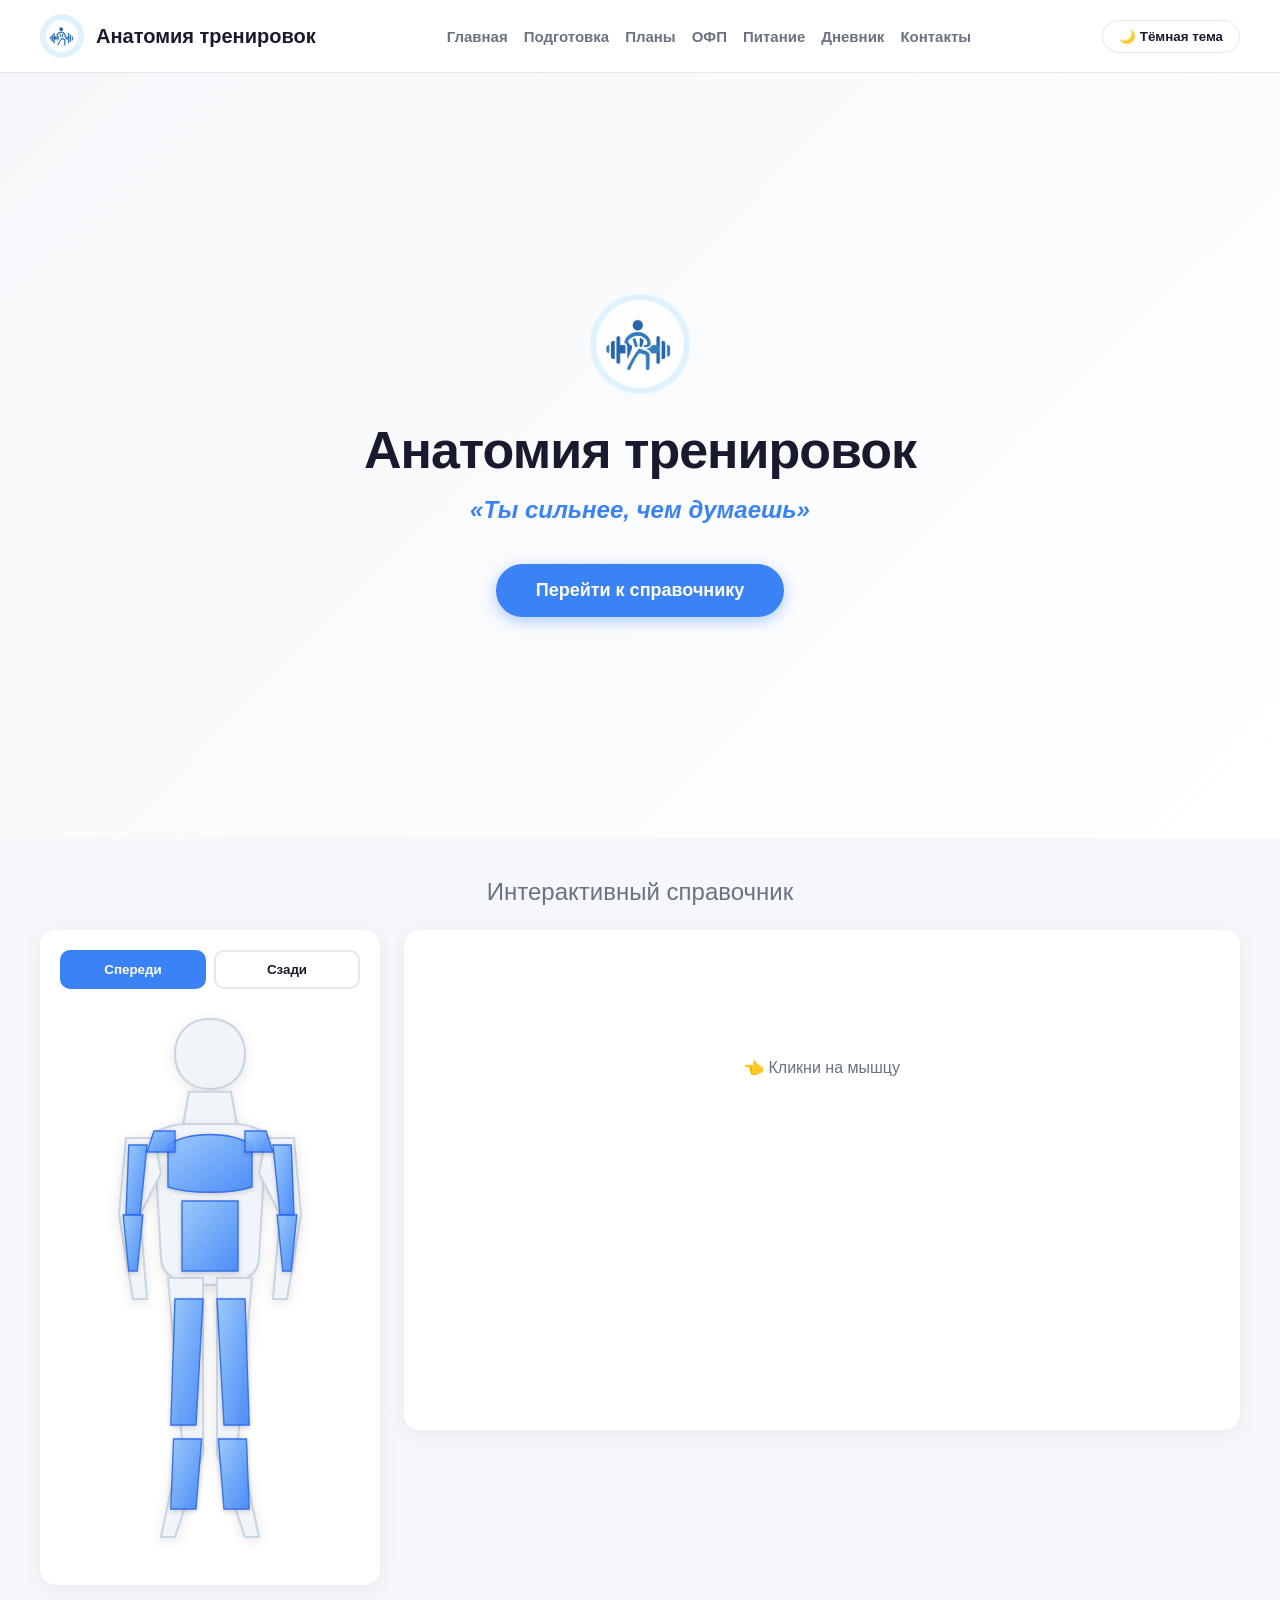
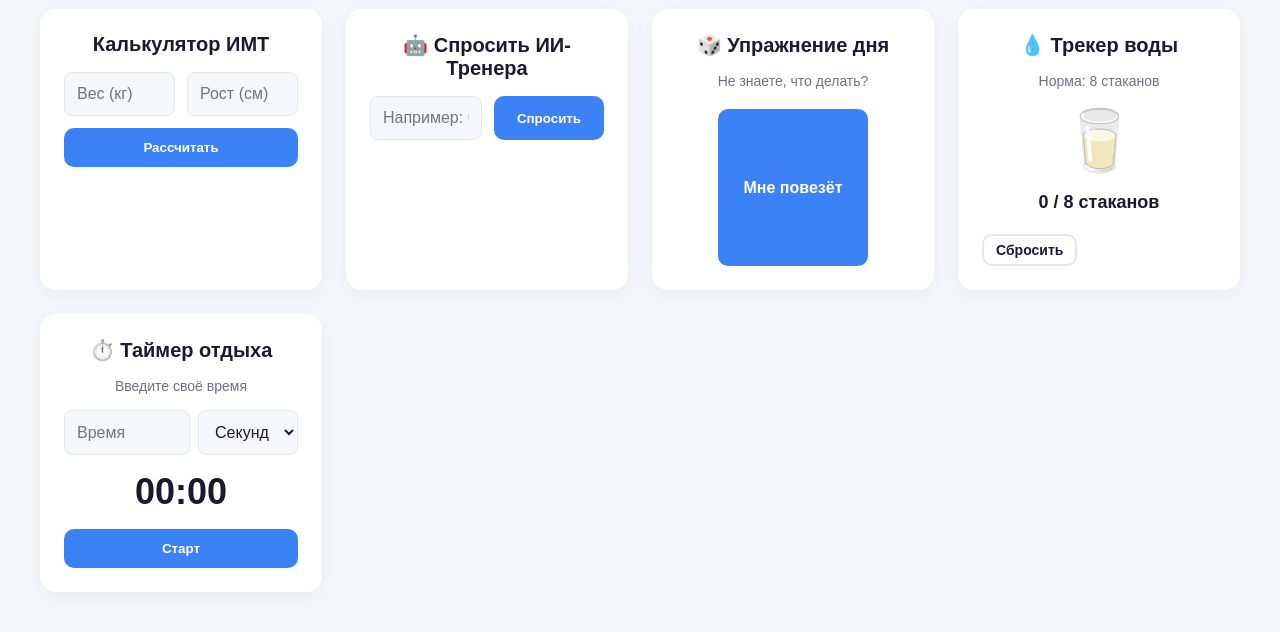
<file: index.html>
<!DOCTYPE html>
<html lang="ru">
<head>
  <meta charset="UTF-8">
  <meta name="viewport" content="width=device-width, initial-scale=1.0">
  <title>Анатомия тренировок</title>
  <link rel="icon" type="image/png" href="images/logo.png">
  <link rel="stylesheet" href="style.css">
</head>
<body>
  <header class="site-header">
    <div class="header-inner">
      <a href="index.html" class="logo">
        <img src="images/logo.png" alt="Логотип" class="logo-img">
        <span>Анатомия тренировок</span>
      </a>
      <nav class="main-nav">
        <a href="index.html">Главная</a>
        <a href="exercises.html">Подготовка</a>
        <a href="plans.html">Планы</a>
        <a href="training.html">ОФП</a>
        <a href="nutrition.html">Питание</a>
        <a href="diary.html">Дневник</a>
        <a href="contacts.html">Контакты</a>
      </nav>
            <!-- Кнопка бургер для телефона -->
      <button class="burger" id="burger-btn">
        <span></span>
        <span></span>
        <span></span>
      </button>
      <button id="theme-toggle" class="theme-btn">🌙 Тёмная тема</button>
    </div>
  </header>

  <!-- ОБЛОЖКА -->
  <div class="hero-cover">
    <div class="hero-cover-content">
      <img src="images/logo.png" alt="Логотип" class="logo-img" style="width: 100px; height: 100px; margin-bottom: 24px; animation: float 3s ease-in-out infinite;">
      <h1 class="hero-title">Анатомия тренировок</h1>
      <p class="hero-quote">«Ты сильнее, чем думаешь»</p>
      <a href="#main-content" class="hero-btn">Перейти к справочнику</a>
    </div>
  </div>

  <!-- ОСНОВНОЙ КОНТЕНТ -->
  <section id="main-content" class="section">
    <div class="hero"><h1 style="font-size: 24px; color: var(--text-muted); font-weight: 400; margin-bottom: 24px;">Интерактивный справочник</h1></div>
    
    <main class="layout">
      <section class="model-section">
        <div class="view-toggle">
          <button class="toggle-btn active" data-view="front">Спереди</button>
          <button class="toggle-btn" data-view="back">Сзади</button>
        </div>
        <div class="model-wrapper">
          <!-- ВИД СПЕРЕДИ -->
          <svg id="front-view" class="body-svg" viewBox="0 0 200 400">
            <defs>
              <linearGradient id="muscleGradient" x1="0%" y1="0%" x2="100%" y2="100%">
                <stop offset="0%" stop-color="#93c5fd" />
                <stop offset="100%" stop-color="#3b82f6" />
              </linearGradient>
            </defs>
            <path class="body-base" d="M 100 10 C 115 10 125 20 125 35 C 125 50 115 60 100 60 C 85 60 75 50 75 35 C 75 20 85 10 100 10 Z" /> 
            <path class="body-base" d="M 85 62 L 115 62 L 120 90 L 80 90 Z" /> 
            <path class="body-base" d="M 60 95 C 60 90 70 85 85 85 L 115 85 C 130 85 140 90 140 95 L 135 180 C 135 195 120 200 100 200 C 80 200 65 195 65 180 Z" /> 
            <path class="body-base" d="M 60 95 L 40 95 L 35 150 L 45 210 L 55 210 L 50 150 L 65 120 Z" />
            <path class="body-base" d="M 140 95 L 160 95 L 165 150 L 155 210 L 145 210 L 150 150 L 135 120 Z" />
            <path class="body-base" d="M 70 195 L 95 195 L 95 320 L 75 380 L 65 380 L 80 310 Z" />
            <path class="body-base" d="M 105 195 L 130 195 L 120 310 L 135 380 L 125 380 L 105 320 Z" />

            <path id="chest" class="muscle" d="M 70 100 C 85 90 115 90 130 100 L 130 130 C 115 135 85 135 70 130 Z" />
            <path id="abs" class="muscle" d="M 80 140 L 120 140 L 120 190 L 80 190 Z" />
            <path id="quads" class="muscle" d="M 75 210 L 95 210 L 90 300 L 72 300 Z" />
            <path id="quads2" class="muscle" d="M 105 210 L 125 210 L 128 300 L 110 300 Z" />
            <path id="biceps" class="muscle" d="M 42 100 L 55 100 L 50 150 L 40 150 Z" />
            <path id="biceps2" class="muscle" d="M 145 100 L 158 100 L 160 150 L 150 150 Z" />
            <path id="shoulders" class="muscle" d="M 60 90 L 75 90 L 75 105 L 55 105 Z" />
            <path id="shoulders2" class="muscle" d="M 125 90 L 140 90 L 145 105 L 125 105 Z" />
            <path id="forearms" class="muscle" d="M 38 150 L 52 150 L 48 190 L 42 190 Z" />
            <path id="forearms2" class="muscle" d="M 148 150 L 162 150 L 158 190 L 152 190 Z" />
            <path id="calves" class="muscle" d="M 74 310 L 94 310 L 90 360 L 72 360 Z" />
            <path id="calves2" class="muscle" d="M 106 310 L 126 310 L 128 360 L 110 360 Z" />
          </svg>

          <!-- ВИД СЗАДИ -->
          <svg id="back-view" class="body-svg hidden" viewBox="0 0 200 400">
            <defs>
              <linearGradient id="muscleGradientBack" x1="0%" y1="0%" x2="100%" y2="100%">
                <stop offset="0%" stop-color="#93c5fd" />
                <stop offset="100%" stop-color="#3b82f6" />
              </linearGradient>
            </defs>
            <path class="body-base" d="M 100 10 C 115 10 125 20 125 35 C 125 50 115 60 100 60 C 85 60 75 50 75 35 C 75 20 85 10 100 10 Z" /> 
            <path class="body-base" d="M 85 62 L 115 62 L 120 90 L 80 90 Z" /> 
            <path class="body-base" d="M 60 95 C 60 90 70 85 85 85 L 115 85 C 130 85 140 90 140 95 L 135 180 C 135 195 120 200 100 200 C 80 200 65 195 65 180 Z" /> 
            <path class="body-base" d="M 60 95 L 40 95 L 35 150 L 45 210 L 55 210 L 50 150 L 65 120 Z" />
            <path class="body-base" d="M 140 95 L 160 95 L 165 150 L 155 210 L 145 210 L 150 150 L 135 120 Z" />
            <path class="body-base" d="M 70 195 L 95 195 L 95 320 L 75 380 L 65 380 L 80 310 Z" />
            <path class="body-base" d="M 105 195 L 130 195 L 120 310 L 135 380 L 125 380 L 105 320 Z" />

            <path id="lats" class="muscle" d="M 65 115 C 85 105 115 105 135 115 L 125 185 C 110 190 90 190 75 185 Z" />
            <path id="traps" class="muscle" d="M 80 85 C 90 85 110 85 120 85 L 130 115 L 70 115 Z" />
            <path id="lower_back" class="muscle" d="M 80 160 L 120 160 L 120 190 L 80 190 Z" />
            <path id="triceps" class="muscle" d="M 42 100 L 55 100 L 50 150 L 40 150 Z" />
            <path id="triceps2" class="muscle" d="M 145 100 L 158 100 L 160 150 L 150 150 Z" />
            <path id="shoulders_back" class="muscle" d="M 60 90 L 75 90 L 75 105 L 55 105 Z" />
            <path id="shoulders_back2" class="muscle" d="M 125 90 L 140 90 L 145 105 L 125 105 Z" />
            <path id="glutes" class="muscle" d="M 75 190 L 98 190 L 98 230 L 72 230 Z" />
            <path id="glutes2" class="muscle" d="M 102 190 L 125 190 L 128 230 L 102 230 Z" />
            <path id="hamstrings" class="muscle" d="M 74 235 L 96 235 L 96 300 L 74 300 Z" />
            <path id="hamstrings2" class="muscle" d="M 104 235 L 126 235 L 126 300 L 104 300 Z" />
            <path id="calves_back" class="muscle" d="M 74 310 L 94 310 L 90 360 L 72 360 Z" />
            <path id="calves_back2" class="muscle" d="M 106 310 L 126 310 L 128 360 L 110 360 Z" />
          </svg>
        </div>
      </section>

      <aside id="info-panel" class="info-panel">
        <div class="placeholder"><p>👈 Кликни на мышцу</p></div>
      </aside>
    </main>

    <div class="extra-blocks">
      <!-- ИМТ -->
      <div class="extra-card">
        <h2>Калькулятор ИМТ</h2>
        <div class="bmi-form">
          <input type="number" id="weight" placeholder="Вес (кг)">
          <input type="number" id="height" placeholder="Рост (см)">
          <button id="calc-bmi" class="toggle-btn active">Рассчитать</button>
        </div>
        <div id="bmi-result" class="result-text" style="margin-bottom: 16px;"></div>
        <div class="bmi-scale-wrapper" id="bmi-scale-wrapper" style="display: none;">
          <div class="bmi-scale-bar">
            <div class="bmi-zone zone-under"></div><div class="bmi-zone zone-normal"></div>
            <div class="bmi-zone zone-over"></div><div class="bmi-zone zone-obese"></div>
          </div>
          <div class="bmi-marker" id="bmi-marker"></div>
          <div class="bmi-scale-labels"><span>15</span><span>18.5</span><span>25</span><span>30</span><span>40</span></div>
        </div>
      </div>
      <!-- ИИ -->
      <div class="extra-card">
        <h2>🤖 Спросить ИИ-Тренера</h2>
        <div class="ai-form">
          <input type="text" id="ai-question" placeholder="Например: болит плечо?">
          <button id="ask-ai-btn" class="toggle-btn active">Спросить</button>
        </div>
        <div id="ai-msg" class="result-text" style="display: none; color: #10b981;">Вопрос скопирован!</div>
      </div>

      <!-- Случайное упражнение -->
      <div class="extra-card" style="display: flex; flex-direction: column; justify-content: center; align-items: center; text-align: center;">
        <h2>🎲 Упражнение дня</h2>
        <p style="color: var(--text-muted); font-size: 14px; margin-bottom: 20px;">Не знаете, что делать?</p>
        <button id="random-ex-btn" class="toggle-btn active" style="padding: 12px 24px; font-size: 16px;">Мне повезёт</button>
      </div>

      <!-- Вода -->
      <div class="extra-card">
        <h2>💧 Трекер воды</h2>
        <p style="text-align: center; color: var(--text-muted); font-size: 14px; margin-bottom: 16px;">Норма: 8 стаканов</p>
        <div class="water-glass" id="water-glass" style="cursor: pointer; font-size: 60px; text-align: center; transition: transform 0.2s;">🥛</div>
        <div class="result-text" id="water-result" style="margin-top: 16px;">0 / 8 стаканов</div>
        <button id="reset-water" class="toggle-btn" style="margin-top: 12px; font-size: 14px; padding: 6px 12px;">Сбросить</button>
      </div>

      <!-- Таймер -->
      <div class="extra-card">
        <h2>⏱️ Таймер отдыха</h2>
        <p style="text-align: center; color: var(--text-muted); font-size: 14px; margin-bottom: 16px;">Введите своё время</p>
        <div style="display: flex; gap: 8px; justify-content: center; margin-bottom: 16px;">
          <input type="number" id="custom-timer-input" class="timer-input" placeholder="Время" min="1" max="600">
          <select id="timer-unit" class="timer-select">
            <option value="sec">Секунд</option><option value="min">Минут</option>
          </select>
        </div>
        <div id="timer-display" class="result-text" style="font-size: 36px; font-weight: 800; margin: 16px 0;">00:00</div>
        <button id="start-timer" class="toggle-btn active" style="width: 100%;">Старт</button>
      </div>
    </div>
  </section>
  <script src="theme.js"></script>
  <script src="app.js"></script>
</body>
</html>
</file>
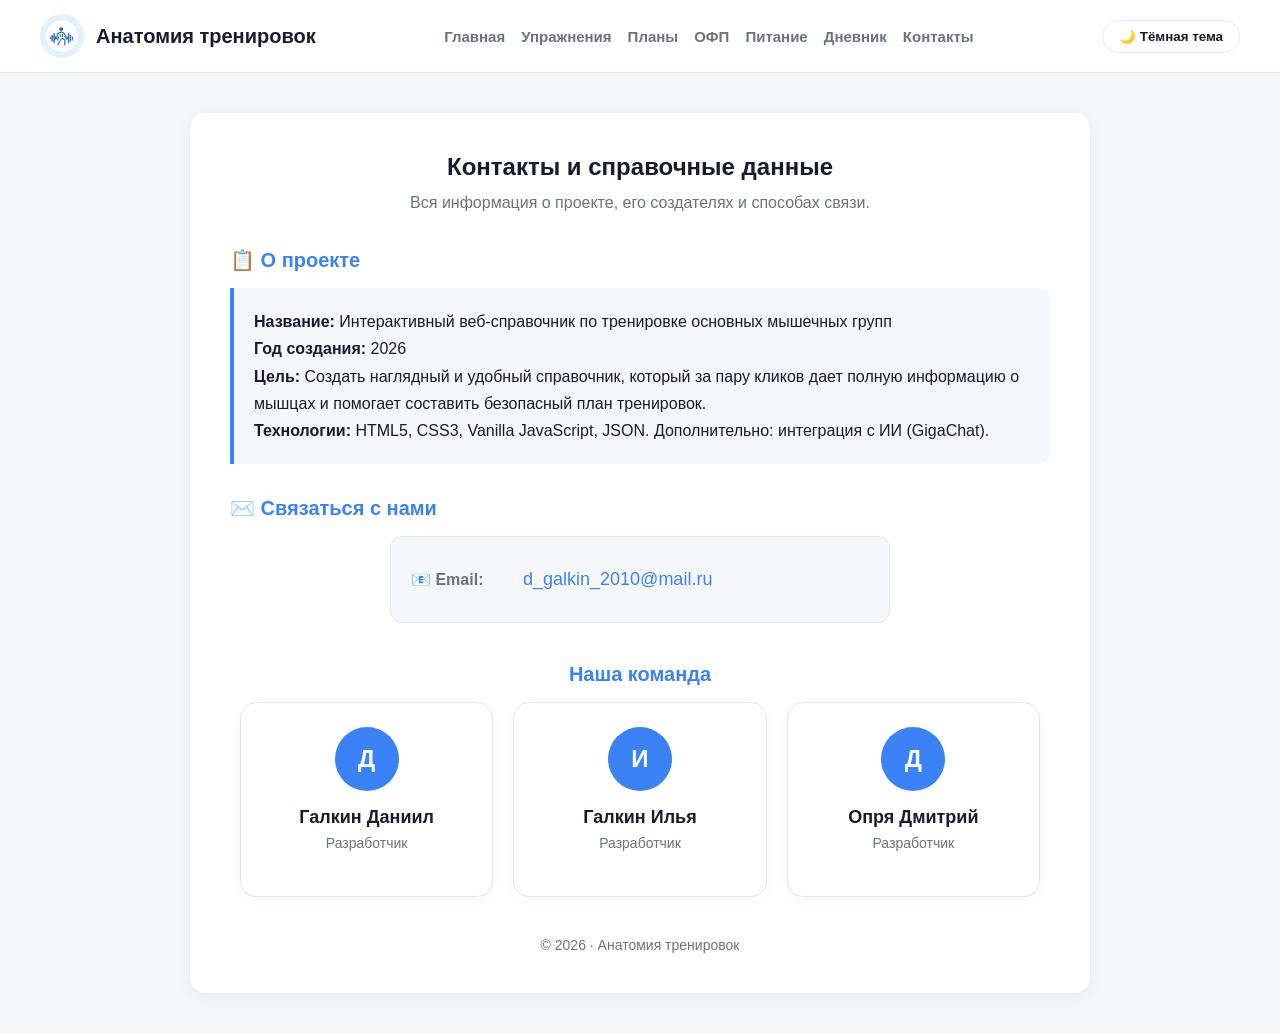
<file: contacts.html>
<!DOCTYPE html>
<html lang="ru">
<head>
  <meta charset="UTF-8">
  <meta name="viewport" content="width=device-width, initial-scale=1.0">
  <title>Контакты и справочные данные</title>
  <link rel="icon" type="image/png" href="images/logo.png">
  <link rel="stylesheet" href="style.css">
</head>
<body>
  <header class="site-header">
    <div class="header-inner">
      <a href="index.html" class="logo">
        <img src="images/logo.png" alt="Логотип" class="logo-img">
        <span>Анатомия тренировок</span>
      </a>
      <nav class="main-nav">
        <a href="index.html">Главная</a>
        <a href="exercises.html">Упражнения</a>
        <a href="plans.html">Планы</a>
        <a href="training.html">ОФП</a>
        <a href="nutrition.html">Питание</a>
        <a href="diary.html">Дневник</a>
        <a href="contacts.html">Контакты</a>
      </nav>
            <!-- Кнопка бургер для телефона -->
      <button class="burger" id="burger-btn">
        <span></span>
        <span></span>
        <span></span>
      </button>
      <button id="theme-toggle" class="theme-btn">🌙 Тёмная тема</button>
    </div>
  </header>

  <section class="section">
    <div class="section-inner content-page" style="max-width: 900px;">
      <h1 style="text-align: center; margin-bottom: 8px;">Контакты и справочные данные</h1>
      <p style="text-align: center; color: var(--text-muted); margin-bottom: 32px;">
        Вся информация о проекте, его создателях и способах связи.
      </p>

      <!-- БЛОК 1: Справочные данные -->
      <h2 style="color: var(--accent); margin-bottom: 16px;">📋 О проекте</h2>
      <div class="project-info-card" style="margin-bottom: 32px;">
        <p><b>Название:</b> Интерактивный веб-справочник по тренировке основных мышечных групп</p>
        <p><b>Год создания:</b> 2026</p>
        <p><b>Цель:</b> Создать наглядный и удобный справочник, который за пару кликов дает полную информацию о мышцах и помогает составить безопасный план тренировок.</p>
        <p><b>Технологии:</b> HTML5, CSS3, Vanilla JavaScript, JSON. Дополнительно: интеграция с ИИ (GigaChat).</p>
      </div>

      <!-- БЛОК 2: Контакты -->
      <h2 style="color: var(--accent); margin-bottom: 16px;">✉️ Связаться с нами</h2>
      <div class="contact-info-block" style="margin-bottom: 40px;">
        <div class="contact-row">
          <span class="contact-label">📧 Email:</span>
          <a href="mailto:d_galkin_2010@mail.ru" class="contact-value">d_galkin_2010@mail.ru</a>
        </div>
      </div>

      <!-- БЛОК 3: Авторы -->
      <h2 style="color: var(--accent); margin-bottom: 16px; text-align: center;">Наша команда</h2>
      <div class="authors-grid" style="margin-bottom: 40px;">
        <div class="author-card">
          <div class="author-avatar">Д</div>
          <h3>Галкин Даниил</h3>
          <p>Разработчик</p>
        </div>
        <div class="author-card">
          <div class="author-avatar">И</div>
          <h3>Галкин Илья</h3>
          <p>Разработчик</p>
        </div>
        <div class="author-card">
          <div class="author-avatar">Д</div>
          <h3>Опря Дмитрий</h3>
          <p>Разработчик</p>
        </div>
      </div>
      
      <div style="text-align: center; color: var(--text-muted); font-size: 14px;">
        © 2026 · Анатомия тренировок
      </div>
    </div>
  </section>
  
  <script src="theme.js"></script>
</body>
</html>
</file>
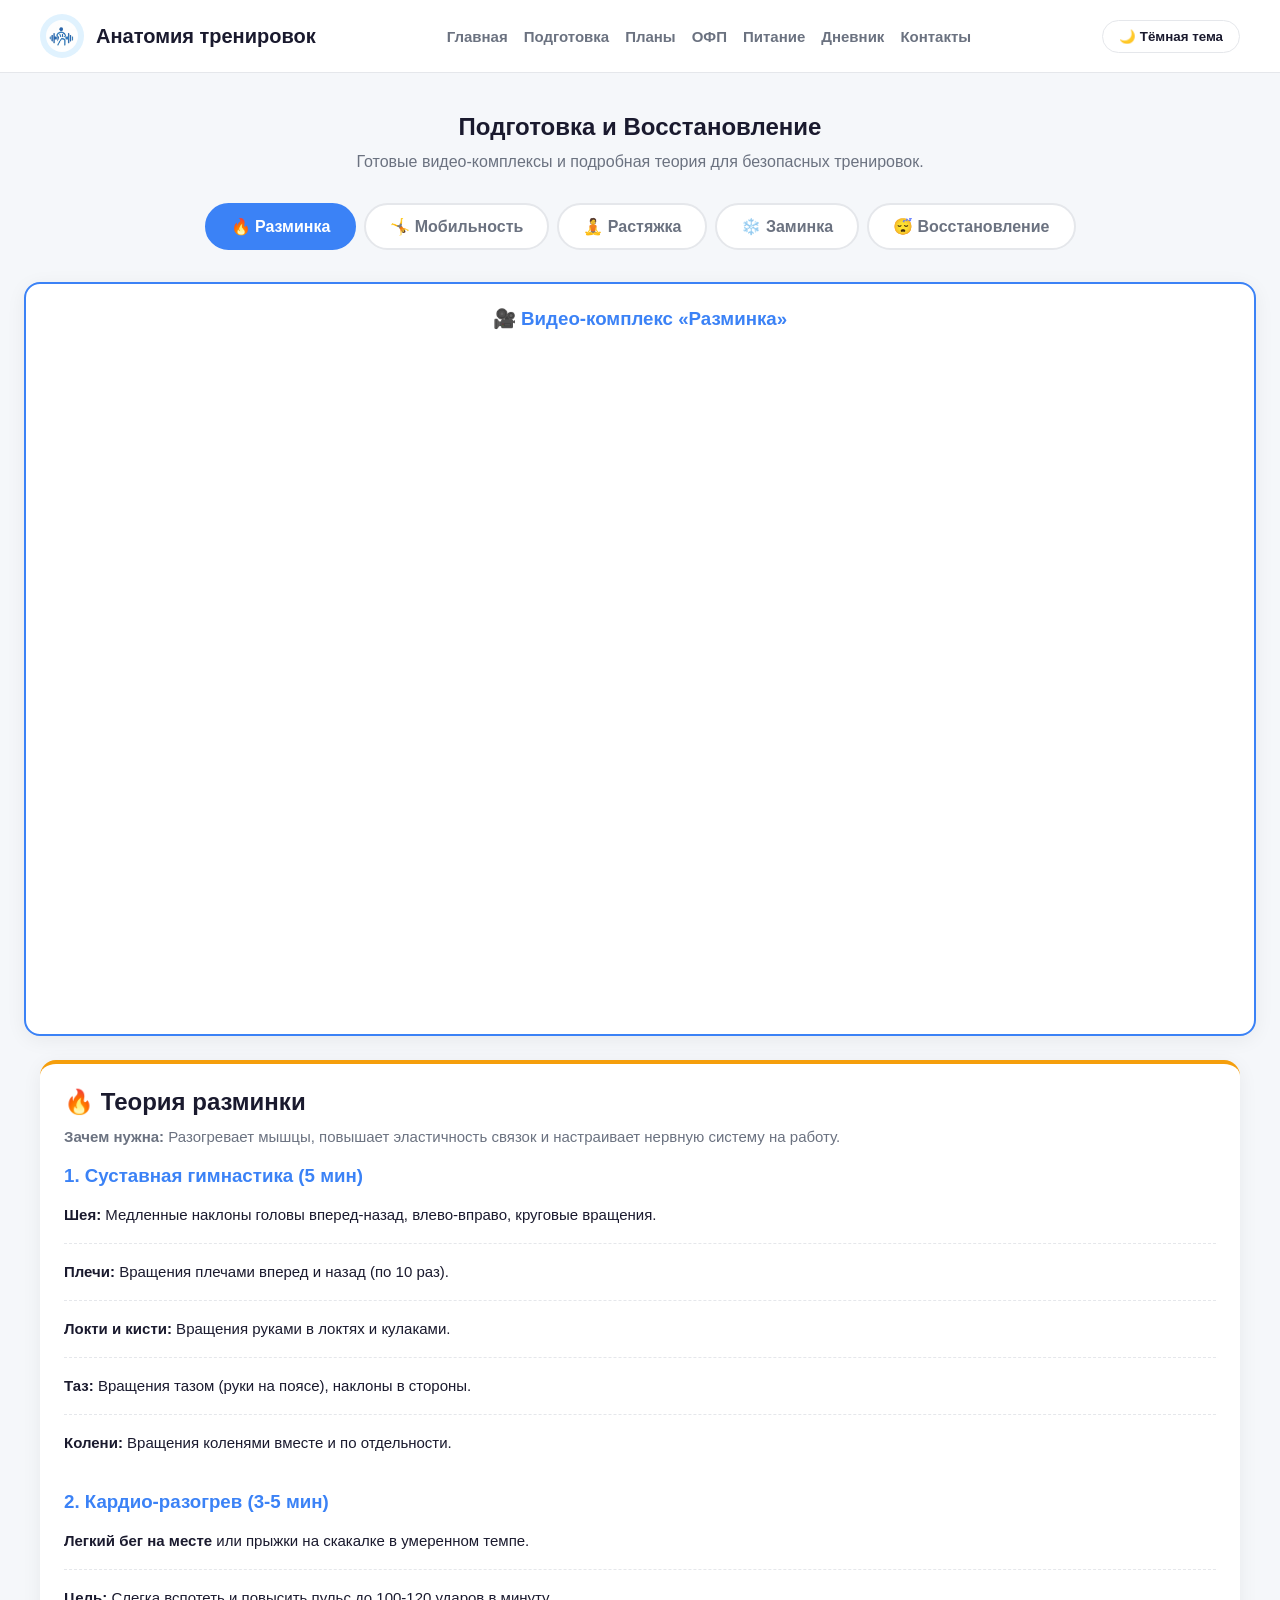
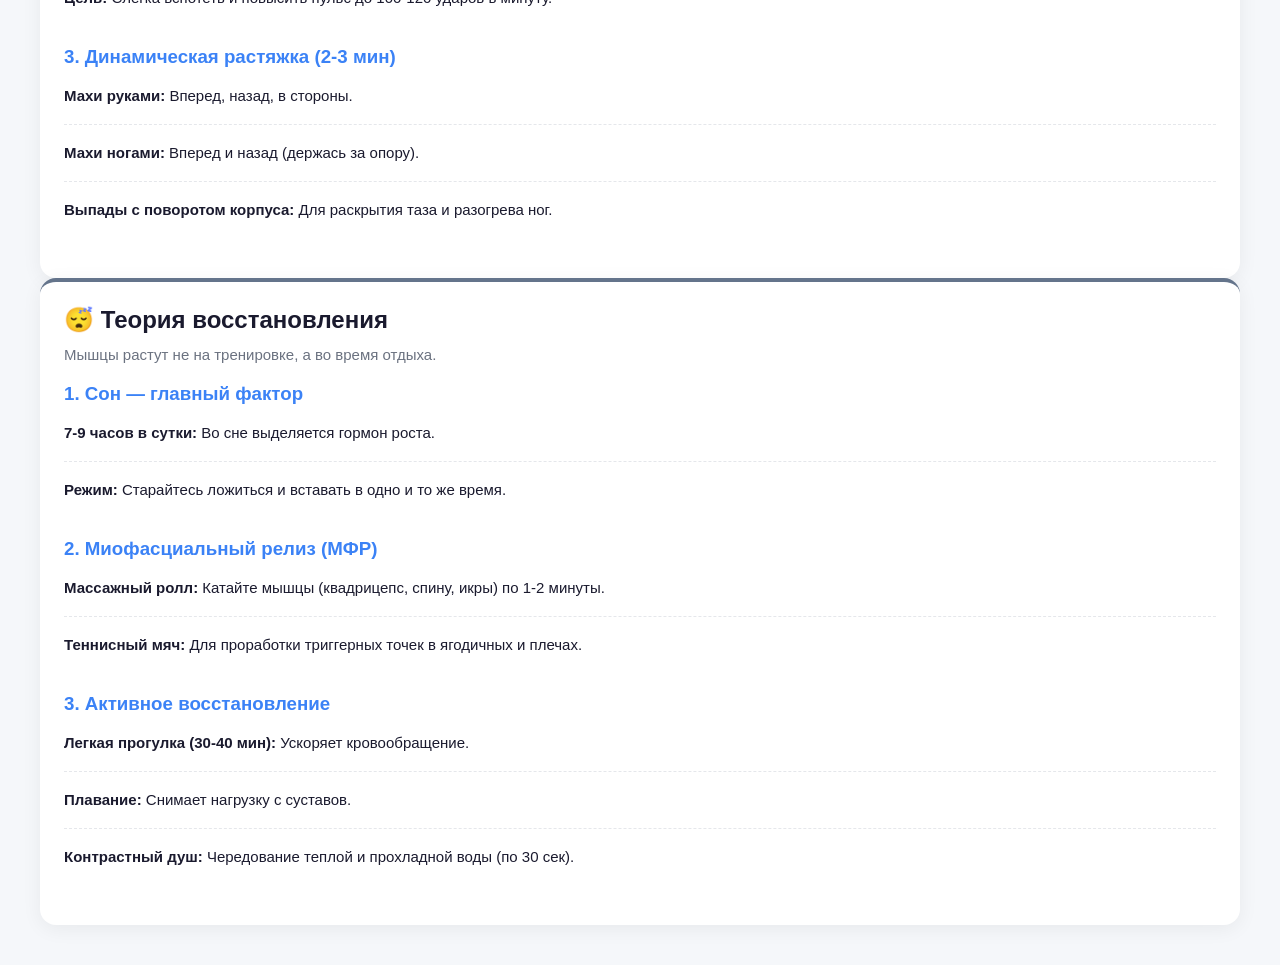
<file: exercises.html>
<!DOCTYPE html>
<html lang="ru">
<head>
  <meta charset="UTF-8">
  <meta name="viewport" content="width=device-width, initial-scale=1.0">
  <title>Подготовка и Восстановление</title>
  <link rel="icon" type="image/png" href="images/logo.png">
  <link rel="stylesheet" href="style.css">
</head>
<body>
  <header class="site-header">
    <div class="header-inner">
      <a href="index.html" class="logo">
        <img src="images/logo.png" alt="Логотип" class="logo-img">
        <span>Анатомия тренировок</span>
      </a>
      <nav class="main-nav">
        <a href="index.html">Главная</a>
        <a href="exercises.html">Подготовка</a>
        <a href="plans.html">Планы</a>
        <a href="training.html">ОФП</a>
        <a href="nutrition.html">Питание</a>
        <a href="diary.html">Дневник</a>
        <a href="contacts.html">Контакты</a>
      </nav>
            <!-- Кнопка бургер для телефона -->
      <button class="burger" id="burger-btn">
        <span></span>
        <span></span>
        <span></span>
      </button>
      <button id="theme-toggle" class="theme-btn">🌙 Тёмная тема</button>
    </div>
  </header>

  <section class="section">
    <div class="section-inner">
      <h1 style="text-align: center; margin-bottom: 12px;">Подготовка и Восстановление</h1>
      <p style="text-align: center; color: var(--text-muted); margin-bottom: 32px; max-width: 700px; margin-left: auto; margin-right: auto;">
        Готовые видео-комплексы и подробная теория для безопасных тренировок.
      </p>

      <!-- 5 ВКЛАДОК -->
      <div class="exercise-tabs">
        <button class="ex-tab-btn active" data-target="tab-warmup">🔥 Разминка</button>
        <button class="ex-tab-btn" data-target="tab-mobility">🤸 Мобильность</button>
        <button class="ex-tab-btn" data-target="tab-stretch">🧘 Растяжка</button>
        <button class="ex-tab-btn" data-target="tab-cooldown">❄️ Заминка</button>
        <button class="ex-tab-btn" data-target="tab-recovery">😴 Восстановление</button>
      </div>

      <!-- 1. РАЗМИНКА -->
      <div id="tab-warmup" class="ex-tab-content active">
        <div class="extra-card" style="margin-bottom: 24px; border: 2px solid var(--accent);">
          <h3 style="margin-bottom: 16px; text-align: center; color: var(--accent);">🎥 Видео-комплекс «Разминка»</h3>
          <div class="video-wrapper" style="position: relative; padding-bottom: 56.25%; height: 0; overflow: hidden; border-radius: 10px;">
            <iframe src="https://rutube.ru/play/embed/9a73e48dbf27a2b69c64841dd795c161" loading="lazy" style="position: absolute; top: 0; left: 0; width: 100%; height: 100%; border: none;" allowfullscreen></iframe>
          </div>
        </div>

        <div class="plans-grid">
          <div class="plan-card" style="border-top-color: #f59e0b;">
            <h2>🔥 Теория разминки</h2>
            <p><b>Зачем нужна:</b> Разогревает мышцы, повышает эластичность связок и настраивает нервную систему на работу.</p>
            <h3 style="margin-top: 20px; color: var(--accent);">1. Суставная гимнастика (5 мин)</h3>
            <ul class="plan-list">
              <li><b>Шея:</b> Медленные наклоны головы вперед-назад, влево-вправо, круговые вращения.</li>
              <li><b>Плечи:</b> Вращения плечами вперед и назад (по 10 раз).</li>
              <li><b>Локти и кисти:</b> Вращения руками в локтях и кулаками.</li>
              <li><b>Таз:</b> Вращения тазом (руки на поясе), наклоны в стороны.</li>
              <li><b>Колени:</b> Вращения коленями вместе и по отдельности.</li>
            </ul>
            <h3 style="margin-top: 20px; color: var(--accent);">2. Кардио-разогрев (3-5 мин)</h3>
            <ul class="plan-list">
              <li><b>Легкий бег на месте</b> или прыжки на скакалке в умеренном темпе.</li>
              <li><b>Цель:</b> Слегка вспотеть и повысить пульс до 100-120 ударов в минуту.</li>
            </ul>
            <h3 style="margin-top: 20px; color: var(--accent);">3. Динамическая растяжка (2-3 мин)</h3>
            <ul class="plan-list">
              <li><b>Махи руками:</b> Вперед, назад, в стороны.</li>
              <li><b>Махи ногами:</b> Вперед и назад (держась за опору).</li>
              <li><b>Выпады с поворотом корпуса:</b> Для раскрытия таза и разогрева ног.</li>
            </ul>
          </div>
        </div>
      </div>

      <!-- 2. МОБИЛЬНОСТЬ -->
      <div id="tab-mobility" class="ex-tab-content">
        <div class="extra-card" style="margin-bottom: 24px; border: 2px solid #8b5cf6;">
          <h3 style="margin-bottom: 16px; text-align: center; color: #8b5cf6;">🎥 Видео-комплекс «Мобильность»</h3>
          <div class="video-wrapper" style="position: relative; padding-bottom: 56.25%; height: 0; overflow: hidden; border-radius: 10px;">
            <iframe src="https://rutube.ru/play/embed/254a05f52f6659002d8038957885542f" loading="lazy" style="position: absolute; top: 0; left: 0; width: 100%; height: 100%; border: none;" allowfullscreen></iframe>
          </div>
        </div>

        <div class="plans-grid">
          <div class="plan-card" style="border-top-color: #8b5cf6;">
            <h2>🤸 Теория мобильности</h2>
            <p><b>Зачем нужна:</b> Мобильность — это способность сустава двигаться в полной амплитуде под контролем мышц. Это защищает суставы от износа.</p>
            <h3 style="margin-top: 20px; color: var(--accent);">Упражнения для суставов:</h3>
            <ul class="plan-list">
              <li><b>Кошка-корова:</b> Стоя на четвереньках, плавно прогибайте и выгибайте спину (10 циклов).</li>
              <li><b>90/90 (для таза):</b> Сядьте на пол, согните ноги под 90 градусов, перекатывайтесь с одной стороны на другую (10 раз).</li>
              <li><b>Приседания с удержанием внизу (Deep Squat Hold):</b> Сядьте в глубокий присед, держитесь за опору и тянитесь грудью вперед (30-60 сек).</li>
              <li><b>Мобильность грудного отдела (Thoracic Bridge):</b> Лежа на спине, согните ноги, руки в стороны. Опускайте колени в одну сторону, прижимая лопатки к полу (8-10 раз в каждую сторону).</li>
              <li><b>Выпады с ротацией (World's Greatest Stretch):</b> Сделайте широкий шаг вперед в выпад, поставьте одноименную руку на пол, а другую вытяните вверх и поверните корпус (6-8 раз на каждую сторону).</li>
            </ul>
          </div>
        </div>
      </div>

      <!-- 3. РАСТЯЖКА -->
      <div id="tab-stretch" class="ex-tab-content">
        <div class="extra-card" style="margin-bottom: 24px; border: 2px solid #10b981;">
          <h3 style="margin-bottom: 16px; text-align: center; color: #10b981;">🎥 Видео-комплекс «Растяжка»</h3>
          <div class="video-wrapper" style="position: relative; padding-bottom: 56.25%; height: 0; overflow: hidden; border-radius: 10px;">
            <iframe src="https://rutube.ru/play/embed/471f9d2f02b0771423c3acf8d955cb05" loading="lazy" style="position: absolute; top: 0; left: 0; width: 100%; height: 100%; border: none;" allowfullscreen></iframe>
          </div>
        </div>

        <div class="plans-grid">
          <div class="plan-card" style="border-top-color: #10b981;">
            <h2>🧘 Теория растяжки</h2>
            <p>Улучшает эластичность мышц, снимает напряжение и ускоряет восстановление. Делается <b>только на разогретые мышцы</b>.</p>
            <ul class="plan-list">
              <li><b>Поза ребенка:</b> Сядьте на пятки, наклонитесь вперед, вытянув руки. Расслабляет поясницу (30-60 сек).</li>
              <li><b>Наклоны вперед сидя:</b> Сядьте, вытяните ноги, тянитесь к носкам. Растягивает бицепс бедра и поясницу (30-45 сек).</li>
              <li><b>Бабочка:</b> Сядьте, соедините стопы, локтями давите на колени. Раскрывает таз (30-45 сек).</li>
              <li><b>Растяжка грудных у стены:</b> Обопритесь рукой о стену и разверните корпус. Для осанки и плеч (30 сек на каждую сторону).</li>
              <li><b>Растяжка квадрицепса:</b> Стоя, подтяните пятку к ягодице. Растягивает переднюю поверхность бедра (30 сек на ногу).</li>
            </ul>
          </div>
        </div>
      </div>

      <!-- 4. ЗАМИНКА -->
      <div id="tab-cooldown" class="ex-tab-content">
        <div class="extra-card" style="margin-bottom: 24px; border: 2px solid #3b82f6;">
          <h3 style="margin-bottom: 16px; text-align: center; color: #3b82f6;">🎥 Видео-комплекс «Заминка»</h3>
          <div class="video-wrapper" style="position: relative; padding-bottom: 56.25%; height: 0; overflow: hidden; border-radius: 10px;">
            <iframe src="https://rutube.ru/play/embed/7c22dc6c10ee3d185a86f4c447e50e0d" loading="lazy" style="position: absolute; top: 0; left: 0; width: 100%; height: 100%; border: none;" allowfullscreen></iframe>
          </div>
        </div>

        <div class="plans-grid">
          <div class="plan-card" style="border-top-color: #3b82f6;">
            <h2>❄️ Теория заминки</h2>
            <p><b>Зачем нужна:</b> Помогает плавно снизить пульс, вывести молочную кислоту из мышц и предотвращает резкое падение давления.</p>
            <h3 style="margin-top: 20px; color: var(--accent);">1. Кардио-затухание (3-5 мин)</h3>
            <ul class="plan-list">
              <li><b>Спокойная ходьба</b> по залу или на беговой дорожке. Пульс должен плавно опуститься до 90-100 ударов.</li>
              <li><b>Глубокое дыхание:</b> Вдох носом, медленный выдох ртом.</li>
            </ul>
            <h3 style="margin-top: 20px; color: var(--accent);">2. Легкая статическая растяжка (3-5 мин)</h3>
            <ul class="plan-list">
              <li><b>Растяжка целевых мышц:</b> Если сегодня качали грудь — растяните грудные у стены. Если ноги — сделайте наклоны к прямым ногам.</li>
              <li><b>Правило:</b> В заминке растяжка должна быть <b>легкой и безболезненной</b> (по 20-30 секунд).</li>
            </ul>
          </div>
        </div>
      </div>

      <!-- 5. ВОССТАНОВЛЕНИЕ -->
        <div class="plans-grid">
          <div class="plan-card" style="border-top-color: #64748b;">
            <h2>😴 Теория восстановления</h2>
            <p>Мышцы растут не на тренировке, а во время отдыха.</p>
            <h3 style="margin-top: 20px; color: var(--accent);">1. Сон — главный фактор</h3>
            <ul class="plan-list">
              <li><b>7-9 часов в сутки:</b> Во сне выделяется гормон роста.</li>
              <li><b>Режим:</b> Старайтесь ложиться и вставать в одно и то же время.</li>
            </ul>
            <h3 style="margin-top: 20px; color: var(--accent);">2. Миофасциальный релиз (МФР)</h3>
            <ul class="plan-list">
              <li><b>Массажный ролл:</b> Катайте мышцы (квадрицепс, спину, икры) по 1-2 минуты.</li>
              <li><b>Теннисный мяч:</b> Для проработки триггерных точек в ягодичных и плечах.</li>
            </ul>
            <h3 style="margin-top: 20px; color: var(--accent);">3. Активное восстановление</h3>
            <ul class="plan-list">
              <li><b>Легкая прогулка (30-40 мин):</b> Ускоряет кровообращение.</li>
              <li><b>Плавание:</b> Снимает нагрузку с суставов.</li>
              <li><b>Контрастный душ:</b> Чередование теплой и прохладной воды (по 30 сек).</li>
            </ul>
          </div>
        </div>
      </div>

    </div>
  </section>
  
  <script src="theme.js"></script>
  <script>
    document.querySelectorAll('.ex-tab-btn').forEach(btn => {
      btn.addEventListener('click', () => {
        document.querySelectorAll('.ex-tab-btn').forEach(b => b.classList.remove('active'));
        btn.classList.add('active');
        document.querySelectorAll('.ex-tab-content').forEach(c => c.classList.remove('active'));
        document.getElementById(btn.dataset.target).classList.add('active');
      });
    });
  </script>
</body>
</html>
</file>
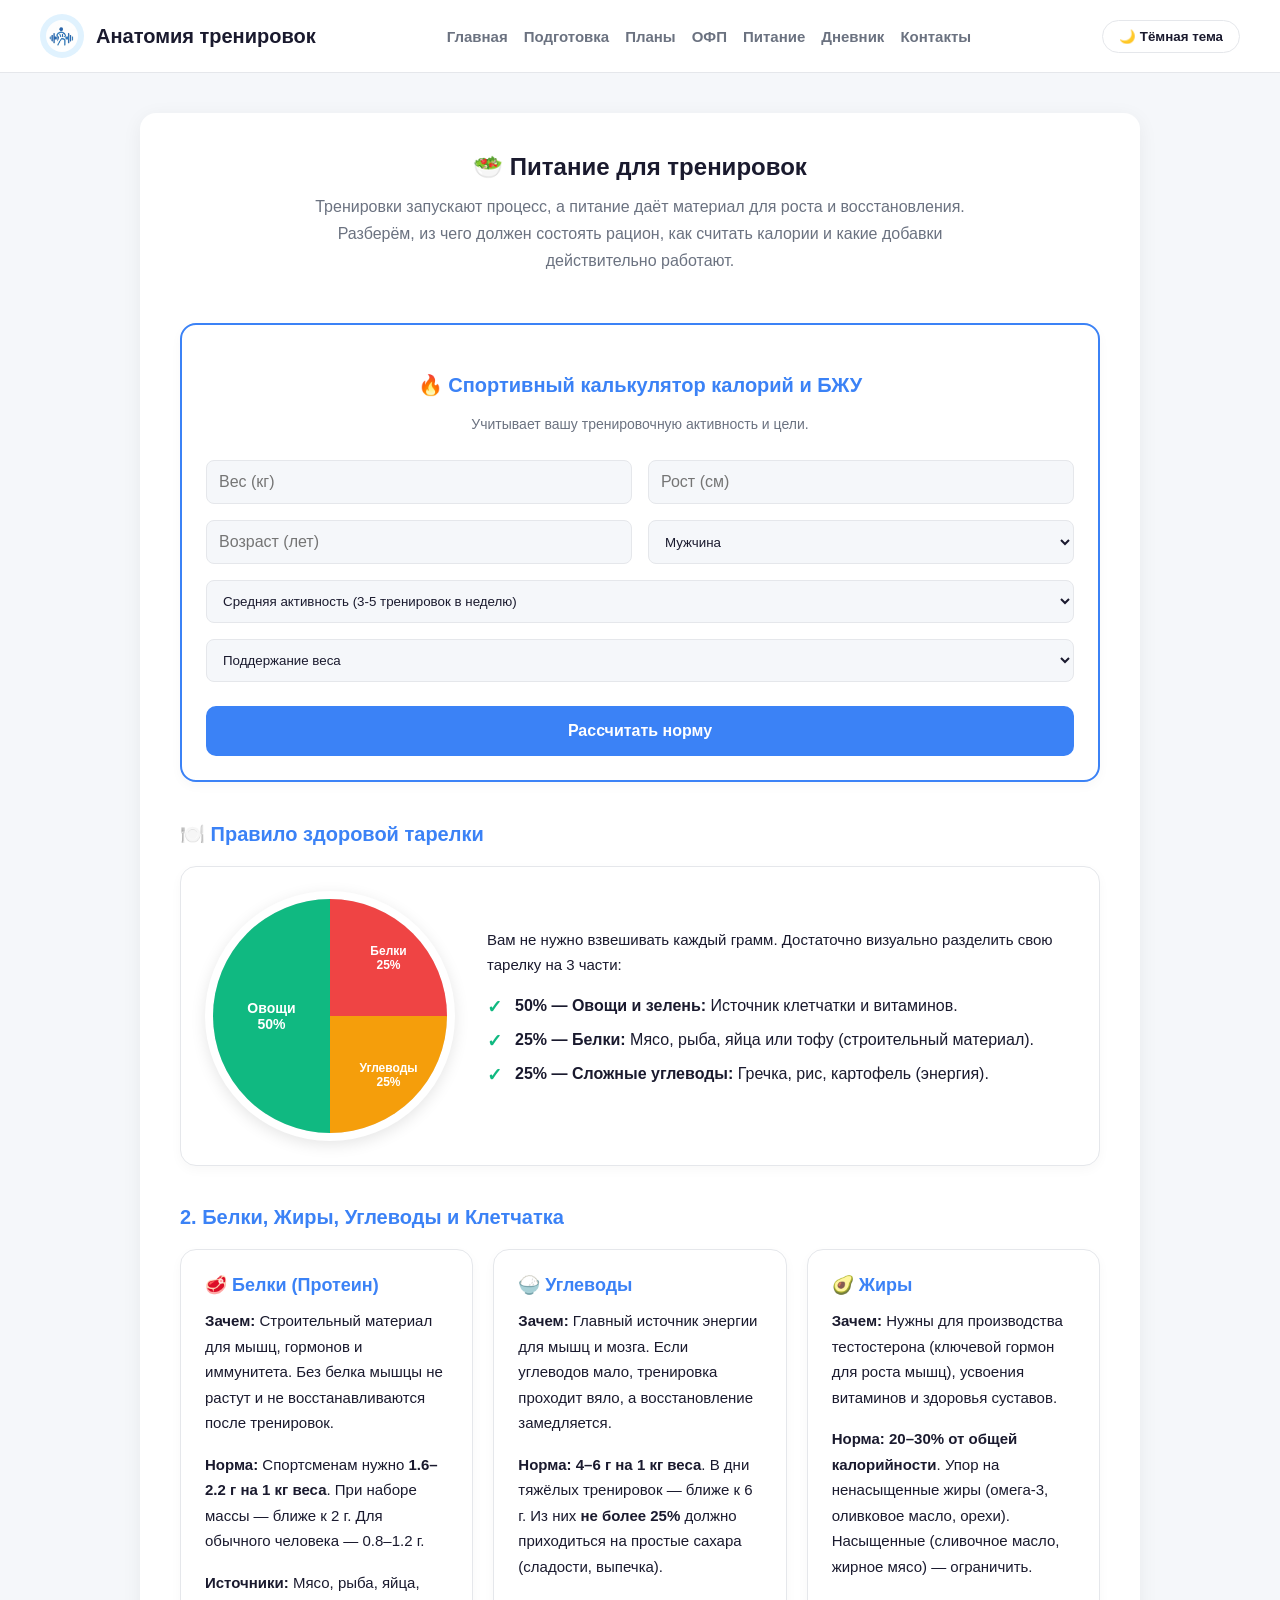
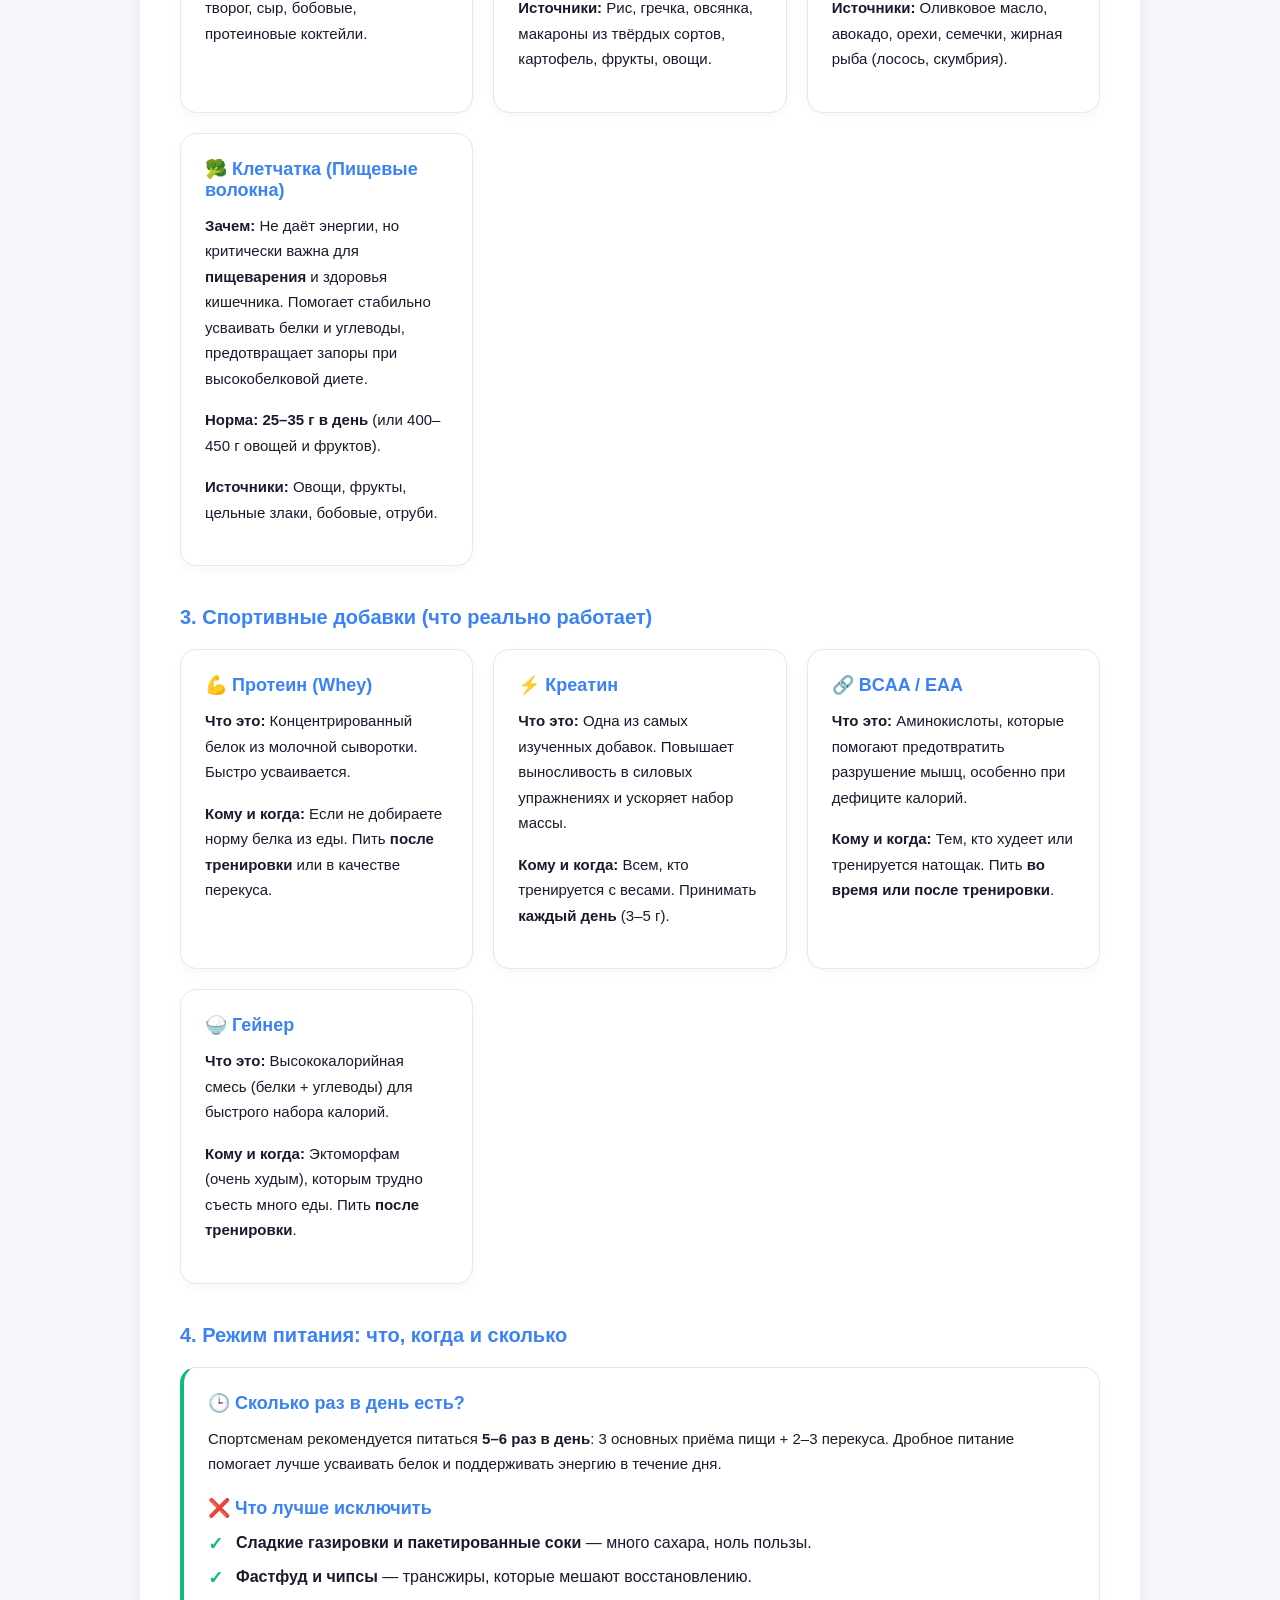
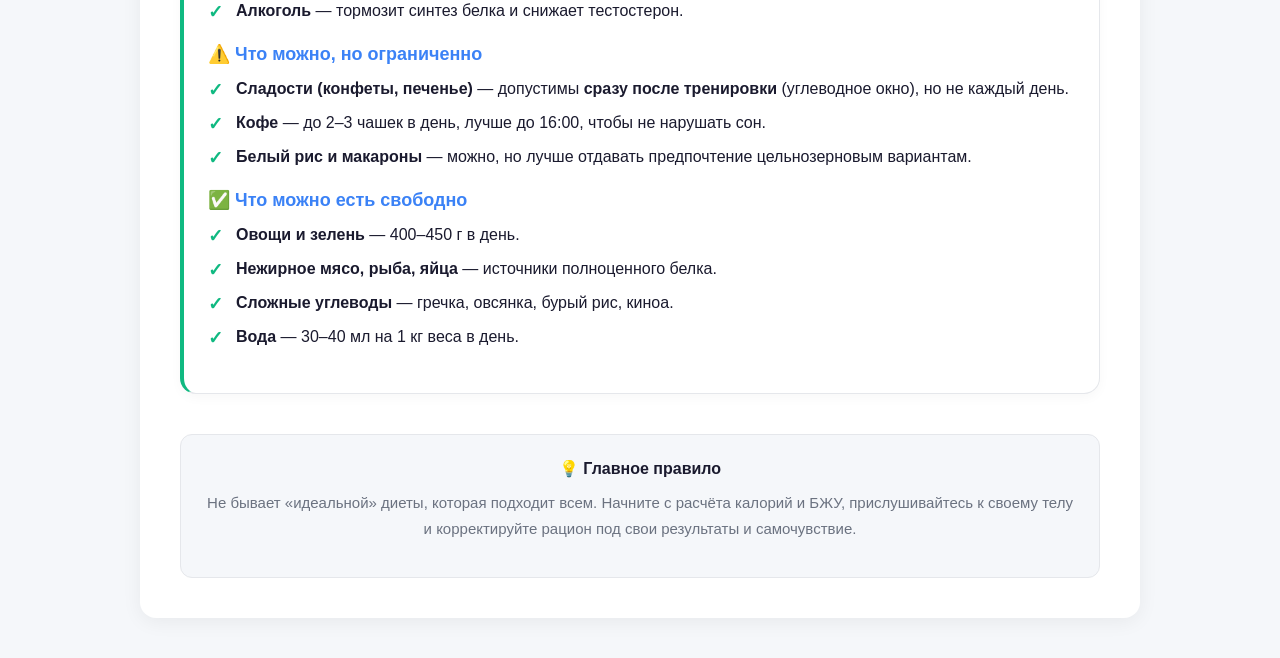
<file: nutrition.html>
<!DOCTYPE html>
<html lang="ru">
<head>
  <meta charset="UTF-8">
  <meta name="viewport" content="width=device-width, initial-scale=1.0">
  <title>Питание для тренировок</title>
  <link rel="icon" type="image/png" href="images/logo.png">
  <link rel="stylesheet" href="style.css">
</head>
<body>
  <header class="site-header">
    <div class="header-inner">
      <a href="index.html" class="logo">
        <img src="images/logo.png" alt="Логотип" class="logo-img">
        <span>Анатомия тренировок</span>
      </a>
      <nav class="main-nav">
        <a href="index.html">Главная</a>
        <a href="exercises.html">Подготовка</a>
        <a href="plans.html">Планы</a>
        <a href="training.html">ОФП</a>
        <a href="nutrition.html">Питание</a>
        <a href="diary.html">Дневник</a>
        <a href="contacts.html">Контакты</a>
      </nav>
            <!-- Кнопка бургер для телефона -->
      <button class="burger" id="burger-btn">
        <span></span>
        <span></span>
        <span></span>
      </button>
      <button id="theme-toggle" class="theme-btn">🌙 Тёмная тема</button>
    </div>
  </header>

  <section class="section">
    <div class="section-inner content-page" style="max-width: 1000px;">
      
      <div style="text-align: center; margin-bottom: 48px;">
        <h1>🥗 Питание для тренировок</h1>
        <p style="color: var(--text-muted); max-width: 700px; margin: 12px auto 0; font-size: 16px;">
          Тренировки запускают процесс, а питание даёт материал для роста и восстановления. Разберём, из чего должен состоять рацион, как считать калории и какие добавки действительно работают.
        </p>
      </div>

      <!-- 1. КАЛЬКУЛЯТОР -->
      <div class="nutrition-card" style="margin-bottom: 40px; border: 2px solid var(--accent); background: var(--panel-bg);">
        <h2 style="color: var(--accent); margin-bottom: 16px; text-align: center;">🔥 Спортивный калькулятор калорий и БЖУ</h2>
        <p style="text-align: center; color: var(--text-muted); font-size: 14px; margin-bottom: 24px;">Учитывает вашу тренировочную активность и цели.</p>
        
        <div class="bmi-form" style="display: grid; grid-template-columns: 1fr 1fr; gap: 16px; margin-bottom: 16px;">
          <input type="number" id="cal-weight" placeholder="Вес (кг)" style="width: 100%; padding: 12px; border-radius: 8px; border: 1px solid var(--border-color); background: var(--bg-color); color: var(--text-color);">
          <input type="number" id="cal-height" placeholder="Рост (см)" style="width: 100%; padding: 12px; border-radius: 8px; border: 1px solid var(--border-color); background: var(--bg-color); color: var(--text-color);">
          <input type="number" id="cal-age" placeholder="Возраст (лет)" style="width: 100%; padding: 12px; border-radius: 8px; border: 1px solid var(--border-color); background: var(--bg-color); color: var(--text-color);">
          
          <select id="cal-gender" style="padding: 12px; border-radius: 8px; border: 1px solid var(--border-color); background: var(--bg-color); color: var(--text-color); width: 100%;">
            <option value="male">Мужчина</option>
            <option value="female">Женщина</option>
          </select>
          
          <select id="cal-activity" style="padding: 12px; border-radius: 8px; border: 1px solid var(--border-color); background: var(--bg-color); color: var(--text-color); width: 100%; grid-column: span 2;">
            <option value="1.2">Сидячий образ жизни (без тренировок)</option>
            <option value="1.375">Легкая активность (1-3 тренировки в неделю)</option>
            <option value="1.55" selected>Средняя активность (3-5 тренировок в неделю)</option>
            <option value="1.725">Высокая активность (6-7 тренировок в неделю)</option>
            <option value="1.9">Очень высокая (тренировки 2 раза в день + физическая работа)</option>
          </select>
          
          <select id="cal-goal" style="padding: 12px; border-radius: 8px; border: 1px solid var(--border-color); background: var(--bg-color); color: var(--text-color); width: 100%; grid-column: span 2;">
            <option value="0.85">Похудение (дефицит 15%)</option>
            <option value="1" selected>Поддержание веса</option>
            <option value="1.15">Набор массы (профицит 15%)</option>
          </select>
        </div>
        
        <button id="calc-cal" class="toggle-btn active" style="width: 100%; padding: 14px; font-size: 16px; margin-top: 8px;">Рассчитать норму</button>
        
        <div id="cal-result" class="result-text" style="margin-top: 24px; display: none; background: var(--bg-color); padding: 20px; border-radius: 12px;"></div>
      </div>

      <!-- 2. ПРАВИЛЬНАЯ ТАРЕЛКА -->
      <h2 style="color: var(--accent); margin-bottom: 20px;">🍽️ Правило здоровой тарелки</h2>
      <div class="nutrition-card" style="margin-bottom: 40px; display: flex; flex-wrap: wrap; gap: 32px; align-items: center; justify-content: center;">
        <div style="position: relative; width: 250px; height: 250px; border-radius: 50%; background: #e5e7eb; border: 8px solid #fff; box-shadow: 0 4px 15px rgba(0,0,0,0.1); overflow: hidden;">
          <div style="position: absolute; top: 0; left: 0; width: 50%; height: 100%; background: #10b981;"></div>
          <div style="position: absolute; top: 0; right: 0; width: 50%; height: 50%; background: #ef4444;"></div>
          <div style="position: absolute; bottom: 0; right: 0; width: 50%; height: 50%; background: #f59e0b;"></div>
          
          <div style="position: absolute; top: 50%; left: 25%; transform: translate(-50%, -50%); color: white; font-weight: bold; font-size: 14px; text-align: center;">Овощи<br>50%</div>
          <div style="position: absolute; top: 25%; right: 25%; transform: translate(50%, -50%); color: white; font-weight: bold; font-size: 12px; text-align: center;">Белки<br>25%</div>
          <div style="position: absolute; bottom: 25%; right: 25%; transform: translate(50%, 50%); color: white; font-weight: bold; font-size: 12px; text-align: center;">Углеводы<br>25%</div>
        </div>
        <div style="flex: 1; min-width: 250px;">
          <p style="margin-bottom: 16px;">Вам не нужно взвешивать каждый грамм. Достаточно визуально разделить свою тарелку на 3 части:</p>
          <ul class="styled-list">
            <li><b>50% — Овощи и зелень:</b> Источник клетчатки и витаминов.</li>
            <li><b>25% — Белки:</b> Мясо, рыба, яйца или тофу (строительный материал).</li>
            <li><b>25% — Сложные углеводы:</b> Гречка, рис, картофель (энергия).</li>
          </ul>
        </div>
      </div>

      <!-- 3. БЖУ И КЛЕТЧАТКА -->
      <h2 style="color: var(--accent); margin-bottom: 20px;">2. Белки, Жиры, Углеводы и Клетчатка</h2>
      <div class="nutrition-grid" style="margin-bottom: 40px;">
        
        <div class="nutrition-card">
          <h3>🥩 Белки (Протеин)</h3>
          <p><b>Зачем:</b> Строительный материал для мышц, гормонов и иммунитета. Без белка мышцы не растут и не восстанавливаются после тренировок.</p>
          <p><b>Норма:</b> Спортсменам нужно <b>1.6–2.2 г на 1 кг веса</b>. При наборе массы — ближе к 2 г. Для обычного человека — 0.8–1.2 г.</p>
          <p><b>Источники:</b> Мясо, рыба, яйца, творог, сыр, бобовые, протеиновые коктейли.</p>
        </div>

        <div class="nutrition-card">
          <h3>🍚 Углеводы</h3>
          <p><b>Зачем:</b> Главный источник энергии для мышц и мозга. Если углеводов мало, тренировка проходит вяло, а восстановление замедляется.</p>
          <p><b>Норма:</b> <b>4–6 г на 1 кг веса</b>. В дни тяжёлых тренировок — ближе к 6 г. Из них <b>не более 25%</b> должно приходиться на простые сахара (сладости, выпечка).</p>
          <p><b>Источники:</b> Рис, гречка, овсянка, макароны из твёрдых сортов, картофель, фрукты, овощи.</p>
        </div>

        <div class="nutrition-card">
          <h3>🥑 Жиры</h3>
          <p><b>Зачем:</b> Нужны для производства тестостерона (ключевой гормон для роста мышц), усвоения витаминов и здоровья суставов.</p>
          <p><b>Норма:</b> <b>20–30% от общей калорийности</b>. Упор на ненасыщенные жиры (омега-3, оливковое масло, орехи). Насыщенные (сливочное масло, жирное мясо) — ограничить.</p>
          <p><b>Источники:</b> Оливковое масло, авокадо, орехи, семечки, жирная рыба (лосось, скумбрия).</p>
        </div>

        <div class="nutrition-card">
          <h3>🥦 Клетчатка (Пищевые волокна)</h3>
          <p><b>Зачем:</b> Не даёт энергии, но критически важна для <b>пищеварения</b> и здоровья кишечника. Помогает стабильно усваивать белки и углеводы, предотвращает запоры при высокобелковой диете.</p>
          <p><b>Норма:</b> <b>25–35 г в день</b> (или 400–450 г овощей и фруктов).</p>
          <p><b>Источники:</b> Овощи, фрукты, цельные злаки, бобовые, отруби.</p>
        </div>
      </div>

      <!-- 4. СПОРТИВНЫЕ ДОБАВКИ -->
      <h2 style="color: var(--accent); margin-bottom: 20px;">3. Спортивные добавки (что реально работает)</h2>
      <div class="nutrition-grid" style="margin-bottom: 40px;">
        <div class="nutrition-card">
          <h3>💪 Протеин (Whey)</h3>
          <p><b>Что это:</b> Концентрированный белок из молочной сыворотки. Быстро усваивается.</p>
          <p><b>Кому и когда:</b> Если не добираете норму белка из еды. Пить <b>после тренировки</b> или в качестве перекуса.</p>
        </div>
        <div class="nutrition-card">
          <h3>⚡ Креатин</h3>
          <p><b>Что это:</b> Одна из самых изученных добавок. Повышает выносливость в силовых упражнениях и ускоряет набор массы.</p>
          <p><b>Кому и когда:</b> Всем, кто тренируется с весами. Принимать <b>каждый день</b> (3–5 г).</p>
        </div>
        <div class="nutrition-card">
          <h3>🔗 BCAA / EAA</h3>
          <p><b>Что это:</b> Аминокислоты, которые помогают предотвратить разрушение мышц, особенно при дефиците калорий.</p>
          <p><b>Кому и когда:</b> Тем, кто худеет или тренируется натощак. Пить <b>во время или после тренировки</b>.</p>
        </div>
        <div class="nutrition-card">
          <h3>🍚 Гейнер</h3>
          <p><b>Что это:</b> Высококалорийная смесь (белки + углеводы) для быстрого набора калорий.</p>
          <p><b>Кому и когда:</b> Эктоморфам (очень худым), которым трудно съесть много еды. Пить <b>после тренировки</b>.</p>
        </div>
      </div>

      <!-- 5. РЕЖИМ ПИТАНИЯ -->
      <h2 style="color: var(--accent); margin-bottom: 20px;">4. Режим питания: что, когда и сколько</h2>
      <div class="nutrition-card" style="margin-bottom: 40px; border-left: 4px solid #10b981;">
        <h3>🕒 Сколько раз в день есть?</h3>
        <p>Спортсменам рекомендуется питаться <b>5–6 раз в день</b>: 3 основных приёма пищи + 2–3 перекуса. Дробное питание помогает лучше усваивать белок и поддерживать энергию в течение дня.</p>
        
        <h3 style="margin-top: 20px;">❌ Что лучше исключить</h3>
        <ul class="styled-list">
          <li><b>Сладкие газировки и пакетированные соки</b> — много сахара, ноль пользы.</li>
          <li><b>Фастфуд и чипсы</b> — трансжиры, которые мешают восстановлению.</li>
          <li><b>Алкоголь</b> — тормозит синтез белка и снижает тестостерон.</li>
        </ul>

        <h3 style="margin-top: 20px;">⚠️ Что можно, но ограниченно</h3>
        <ul class="styled-list">
          <li><b>Сладости (конфеты, печенье)</b> — допустимы <b>сразу после тренировки</b> (углеводное окно), но не каждый день.</li>
          <li><b>Кофе</b> — до 2–3 чашек в день, лучше до 16:00, чтобы не нарушать сон.</li>
          <li><b>Белый рис и макароны</b> — можно, но лучше отдавать предпочтение цельнозерновым вариантам.</li>
        </ul>

        <h3 style="margin-top: 20px;">✅ Что можно есть свободно</h3>
        <ul class="styled-list">
          <li><b>Овощи и зелень</b> — 400–450 г в день.</li>
          <li><b>Нежирное мясо, рыба, яйца</b> — источники полноценного белка.</li>
          <li><b>Сложные углеводы</b> — гречка, овсянка, бурый рис, киноа.</li>
          <li><b>Вода</b> — 30–40 мл на 1 кг веса в день.</li>
        </ul>
      </div>

      <div style="text-align: center; margin-top: 40px; padding: 20px; background: var(--bg-color); border-radius: 12px; border: 1px solid var(--border-color);">
        <p style="font-weight: 600; margin-bottom: 8px;">💡 Главное правило</p>
        <p style="color: var(--text-muted); font-size: 15px;">Не бывает «идеальной» диеты, которая подходит всем. Начните с расчёта калорий и БЖУ, прислушивайтесь к своему телу и корректируйте рацион под свои результаты и самочувствие.</p>
      </div>

    </div>
  </section>
  
  <script src="theme.js"></script>
  
  <script>
    const calcCalBtn = document.getElementById('calc-cal');
    if (calcCalBtn) {
      calcCalBtn.addEventListener('click', () => {
        const w = parseFloat(document.getElementById('cal-weight').value);
        const h = parseFloat(document.getElementById('cal-height').value);
        const a = parseFloat(document.getElementById('cal-age').value);
        const g = document.getElementById('cal-gender').value;
        const activity = parseFloat(document.getElementById('cal-activity').value);
        const goal = parseFloat(document.getElementById('cal-goal').value);
        const res = document.getElementById('cal-result');

        if (!w || !h || !a) { alert("Заполните вес, рост и возраст!"); return; }

        let bmr = (10 * w) + (6.25 * h) - (5 * a);
        bmr = (g === 'male') ? bmr + 5 : bmr - 161;

        let tdee = bmr * activity;
        let targetCalories = Math.round(tdee * goal);

        const protein = Math.round(w * 2);
        const fat = Math.round((targetCalories * 0.25) / 9);
        const carbsCalories = targetCalories - (protein * 4) - (fat * 9);
        const carbs = Math.round(carbsCalories / 4);

        res.style.display = 'block';
        res.innerHTML = `
          <h3 style="color: var(--accent); margin-bottom: 16px; text-align: center;">Ваша норма на день</h3>
          <div style="text-align: center; font-size: 32px; font-weight: 800; color: #ef4444; margin-bottom: 20px;">
            ${targetCalories} <span style="font-size: 16px; color: var(--text-muted); font-weight: 400;">ккал</span>
          </div>
          <div style="display: grid; grid-template-columns: 1fr 1fr 1fr; gap: 12px; text-align: center;">
            <div style="background: rgba(59, 130, 246, 0.1); padding: 12px; border-radius: 8px;">
              <div style="font-size: 20px; font-weight: 700; color: var(--text-color);">${protein} г</div>
              <div style="font-size: 12px; color: var(--text-muted);">Белки</div>
            </div>
            <div style="background: rgba(245, 158, 11, 0.1); padding: 12px; border-radius: 8px;">
              <div style="font-size: 20px; font-weight: 700; color: var(--text-color);">${fat} г</div>
              <div style="font-size: 12px; color: var(--text-muted);">Жиры</div>
            </div>
            <div style="background: rgba(16, 185, 129, 0.1); padding: 12px; border-radius: 8px;">
              <div style="font-size: 20px; font-weight: 700; color: var(--text-color);">${carbs} г</div>
              <div style="font-size: 12px; color: var(--text-muted);">Углеводы</div>
            </div>
          </div>
          <p style="text-align: center; font-size: 12px; color: var(--text-muted); margin-top: 16px;">*Расчет approximate. Для точной настройки обратитесь к тренеру.</p>
        `;
      });
    }
  </script>
</body>
</html>
</file>
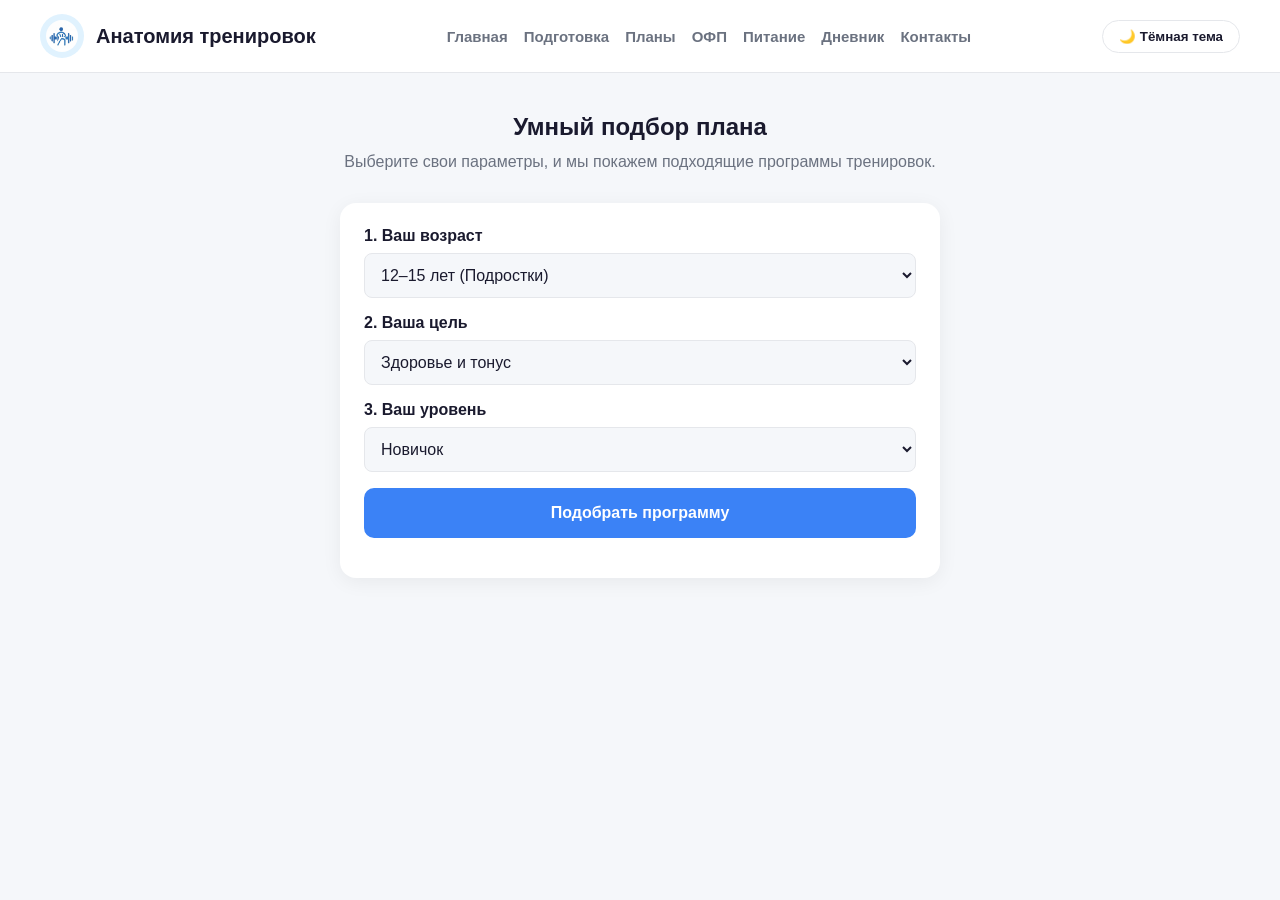
<file: plans.html>
<!DOCTYPE html>
<html lang="ru">
<head>
  <meta charset="UTF-8">
  <meta name="viewport" content="width=device-width, initial-scale=1.0">
  <title>Планы тренировок</title>
  <link rel="icon" type="image/png" href="images/logo.png">
  <link rel="stylesheet" href="style.css">
</head>
<body>
  <header class="site-header">
    <div class="header-inner">
      <a href="index.html" class="logo">
        <img src="images/logo.png" alt="Логотип" class="logo-img">
        <span>Анатомия тренировок</span>
      </a>
      <nav class="main-nav">
        <a href="index.html">Главная</a>
        <a href="exercises.html">Подготовка</a>
        <a href="plans.html">Планы</a>
        <a href="training.html">ОФП</a>
        <a href="nutrition.html">Питание</a>
        <a href="diary.html">Дневник</a>
        <a href="contacts.html">Контакты</a>
      </nav>
      <button class="burger" id="burger-btn"><span></span><span></span><span></span></button>
      <button id="theme-toggle" class="theme-btn">🌙 Тёмная тема</button>
    </div>
  </header>

  <section class="section">
    <div class="section-inner">
      <h1 style="text-align: center; margin-bottom: 12px;">Умный подбор плана</h1>
      <p style="text-align: center; color: var(--text-muted); margin-bottom: 32px; max-width: 600px; margin-left: auto; margin-right: auto;">
        Выберите свои параметры, и мы покажем подходящие программы тренировок.
      </p>
      
      <!-- ФОРМА ПОДБОРА -->
      <div class="extra-card" style="max-width: 600px; margin: 0 auto 40px auto;">
        <div class="bmi-form" style="flex-direction: column; gap: 16px;">
          
          <div>
            <label style="font-weight: 600; margin-bottom: 8px; display: block;">1. Ваш возраст</label>
            <select id="filter-age" class="timer-select" style="width: 100%;">
              <option value="child">До 12 лет (Дети)</option>
              <option value="teen" selected>12–15 лет (Подростки)</option>
              <option value="adult">16+ лет (Взрослые)</option>
            </select>
          </div>

          <div>
            <label style="font-weight: 600; margin-bottom: 8px; display: block;">2. Ваша цель</label>
            <select id="filter-goal" class="timer-select" style="width: 100%;">
              <option value="health" selected>Здоровье и тонус</option>
              <option value="power">Набор массы и силы</option>
              <option value="athlete">Скорость и атлетизм</option>
            </select>
          </div>

          <div>
            <label style="font-weight: 600; margin-bottom: 8px; display: block;">3. Ваш уровень</label>
            <select id="filter-level" class="timer-select" style="width: 100%;">
              <option value="novice" selected>Новичок</option>
              <option value="pro">Продвинутый</option>
            </select>
          </div>

          <button id="show-plans-btn" class="toggle-btn active" style="width: 100%; padding: 14px; font-size: 16px;">Подобрать программу</button>
        </div>
      </div>

      <!-- БЛОКИ С ПЛАНАМИ -->
      <div id="plans-container" style="display: none;">
        
        <h2 id="result-title" style="text-align: center; color: var(--accent); margin-bottom: 24px;"></h2>
        
        <div class="plans-grid">
          
          <!-- === ДЕТИ (до 12 лет) === -->
          <div class="plan-card" data-age="child" data-goal="health" style="border-top-color: #3b82f6;">
            <h2>🌱 Игровое ОФП (Дети)</h2>
            <p><b>Фокус:</b> Развитие координации и ловкости.</p>
            <p><b>Тренировок в неделю:</b> 3</p>
            <ul class="plan-list">
              <li><b>Пн:</b> Подвижные игры с мячом (футбол/баскетбол) — 40 мин.</li>
              <li><b>Ср:</b> Кувырки, стойка на лопатках, прыжки на скакалке — 30 мин.</li>
              <li><b>Пт:</b> Плавание или активные прогулки — 40 мин.</li>
            </ul>
          </div>

          <div class="plan-card" data-age="child" data-goal="power" style="border-top-color: #8b5cf6;">
            <h2>🏋️ Легкий атлетизм (Дети)</h2>
            <p><b>Фокус:</b> Укрепление мышечного корсета своим весом.</p>
            <p><b>Тренировок в неделю:</b> 3</p>
            <ul class="plan-list">
              <li><b>Пн (Верх):</b> Отжимания от пола (3×8), Подтягивания (если может) (3×3), Планка (3×20 сек).</li>
              <li><b>Ср (Низ):</b> Приседания (3×15), Выпады (3×8 на ногу), Ягодичный мостик (3×12).</li>
              <li><b>Пт (Игры):</b> Прыжки в длину с места (5 раз), Челночный бег (3 раза).</li>
            </ul>
          </div>

          <div class="plan-card" data-age="child" data-goal="athlete" style="border-top-color: #ef4444;">
            <h2>⚡ Юный атлет (Дети)</h2>
            <p><b>Фокус:</b> Скорость, реакция, координация.</p>
            <p><b>Тренировок в неделю:</b> 3</p>
            <ul class="plan-list">
              <li><b>Пн:</b> Челночный бег 3х10 м, Игры на реакцию (ловишки).</li>
              <li><b>Ср:</b> Прыжки на скакалке (3×1 мин), Упражнения на баланс (стойка на одной ноге).</li>
              <li><b>Пт:</b> Велосипед или самокат (30 мин), Растяжка.</li>
            </ul>
          </div>

          <!-- === ПОДРОСТКИ (12-15 лет) === -->
          <div class="plan-card" data-age="teen" data-goal="health" style="border-top-color: #ec4899;">
            <h2>💃 Женский фитнес (Подростки)</h2>
            <p><b>Фокус:</b> Тонус, ягодичные, пресс.</p>
            <p><b>Тренировок в неделю:</b> 3</p>
            <ul class="plan-list">
              <li><b>Пн (Низ):</b> Ягодичный мостик (4×15), Махи ногами (3×15), Приседания с широкой постановкой (3×15).</li>
              <li><b>Ср (Кор):</b> Скручивания (3×20), Планка (3×40 сек), Мертвый жук (3×12).</li>
              <li><b>Пт (Кардио):</b> Интервальный бег 20 мин + Растяжка всего тела.</li>
            </ul>
          </div>

          <div class="plan-card" data-age="teen" data-goal="power" style="border-top-color: #8b5cf6;">
            <h2>🏋️ Fullbody (Подростки)</h2>
            <p><b>Фокус:</b> Изучение базовой техники.</p>
            <p><b>Тренировок в неделю:</b> 3</p>
            <ul class="plan-list">
              <li><b>Тренировка А:</b><br>1. Приседания с бодибаром (3×10)<br>2. Жим гантелей лежа (3×10)<br>3. Тяга верхнего блока (3×10)<br>4. Подъем гантелей на бицепс (3×12)<br>5. Планка (3×40 сек)</li>
              <li><b>Тренировка Б:</b><br>1. Румынская тяга с гантелями (3×10)<br>2. Жим гантелей сидя (3×10)<br>3. Подтягивания в гравитроне (3×8)<br>4. Французский жим (3×12)<br>5. Скручивания (3×15)</li>
              <li><i>Чередовать А и Б по дням (Пн/Ср/Пт).</i></li>
            </ul>
          </div>

          <div class="plan-card" data-age="teen" data-goal="athlete" style="border-top-color: #ef4444;">
            <h2>⚡ Игровые виды (Подростки)</h2>
            <p><b>Фокус:</b> Координация, резкость, выносливость.</p>
            <p><b>Тренировок в неделю:</b> 3</p>
            <ul class="plan-list">
              <li><b>Пн (Рывки):</b> Челночный бег 5-10-5 (5 повторов), Выпады с выпрыгиванием (3×10), Ягодичный мостик (3×15).</li>
              <li><b>Ср (Кор и баланс):</b> Боковая планка (3×45 сек), Стойка на одной ноге с закрытыми глазами (3×30 сек), Мертвый жук (3×12).</li>
              <li><b>Пт (Выносливость):</b> Интервальный бег (1 мин быстро / 1 мин медленно) — 15 минут. Прыжки на скакалке (3×1 мин).</li>
            </ul>
          </div>

          <!-- === ВЗРОСЛЫЕ (16+) === -->
          <div class="plan-card" data-age="adult" data-goal="health" style="border-top-color: #10b981;">
            <h2>🌱 Здоровое тело (16+)</h2>
            <p><b>Фокус:</b> Суставы, осанка, легкий тонус.</p>
            <p><b>Тренировок в неделю:</b> 3</p>
            <ul class="plan-list">
              <li><b>Пн:</b> Суставная гимнастика 15 мин, Ходьба на дорожке 30 мин.</li>
              <li><b>Ср:</b> Планка (3×60 сек), Скручивания (3×20), Лодочка (3×15).</li>
              <li><b>Пт:</b> Отжимания от пола (3×10), Приседания с собственным весом (3×20), Растяжка.</li>
            </ul>
          </div>

          <div class="plan-card" data-age="adult" data-goal="power" style="border-top-color: #3b82f6;">
            <h2>🏋️ Классический сплит (Профи)</h2>
            <p><b>Фокус:</b> Гипертрофия мышц, силовой прогресс.</p>
            <p><b>Тренировок в неделю:</b> 3</p>
            <ul class="plan-list">
              <li><b>Пн (Грудь/Трицепс):</b> Жим штанги лёжа (4×8), Жим гантелей на наклонной (3×10), Отжимания на брусьях с весом (3×8), Французский жим (3×12).</li>
              <li><b>Ср (Спина/Бицепс):</b> Становая тяга (4×6), Подтягивания с весом (4×8), Тяга штанги в наклоне (3×10), Сгибание рук со штангой (3×10).</li>
              <li><b>Пт (Ноги/Плечи):</b> Приседания со штангой (4×8), Жим ногами (3×12), Румынская тяга (3×10), Жим гантелей сидя (3×10).</li>
            </ul>
          </div>

          <div class="plan-card" data-age="adult" data-goal="power" style="border-top-color: #8b5cf6;">
            <h2>🏋️ Fullbody (Новичкам)</h2>
            <p><b>Фокус:</b> База на все тело, быстрое восстановление.</p>
            <p><b>Тренировок в неделю:</b> 3</p>
            <ul class="plan-list">
              <li><b>Тренировка А:</b><br>1. Приседания со штангой (3×8)<br>2. Жим штанги лёжа (3×8)<br>3. Тяга верхнего блока (3×10)<br>4. Подъем ног в висе (3×15)<br>5. Махи гантелями в стороны (3×12)</li>
              <li><b>Тренировка Б:</b><br>1. Румынская тяга (3×8)<br>2. Жим гантелей сидя (3×10)<br>3. Подтягивания (3×макс)<br>4. Сгибание рук со штангой (3×12)<br>5. Планка (3×60 сек)</li>
              <li><i>Чередовать А и Б по дням (Пн/Ср/Пт).</i></li>
            </ul>
          </div>

          <div class="plan-card" data-age="adult" data-goal="athlete" style="border-top-color: #ef4444;">
            <h2>⚡ Спринтер</h2>
            <p><b>Фокус:</b> Взрывная сила ног, скорость.</p>
            <p><b>Тренировок в неделю:</b> 3</p>
            <ul class="plan-list">
              <li><b>Пн (Скорость):</b> Спринт на 30 м (4-6 повторов), Выпрыгивания из глубокого приседа (4×10), Запрыгивания на тумбу (3×8).</li>
              <li><b>Ср (Сила ног):</b> Приседания со штангой (4×6), Румынская тяга (3×8), Подъем на носки с весом (4×15).</li>
              <li><b>Пт (Координация):</b> Челночный бег 10х10 м (5 подходов), Семенящий бег (3×20 сек), Заминка: растяжка ног.</li>
            </ul>
          </div>

          <div class="plan-card" data-age="adult" data-goal="athlete" style="border-top-color: #ef4444;">
            <h2>🥊 Боец (Единоборства)</h2>
            <p><b>Фокус:</b> Скорость удара, выносливость корпуса.</p>
            <p><b>Тренировок в неделю:</b> 3</p>
            <ul class="plan-list">
              <li><b>Пн (Взрывная сила):</b> Отжимания с хлопком (4×10), Бой с тенью с гантелями (3×45 сек), Берпи (4×12), Подтягивания (3×макс).</li>
              <li><b>Ср (Кор):</b> Скручивания с медболом (3×15), Планка с подъемом руки (3×40 сек), Подъем ног в висе (3×12).</li>
              <li><b>Пт (Кардио):</b> Прыжки на скакалке (5 раундов по 1 мин), Спринты 20 м (6 повторов), Удары по груше на скорость (3×30 сек).</li>
            </ul>
          </div>

        </div>
      </div>
      
      <!-- Сообщение, если ничего не найдено -->
      <div id="no-results" style="display: none; text-align: center; color: var(--text-muted); margin-top: 40px; padding: 20px; background: var(--bg-color); border-radius: 12px;">
        <h3>Планов с такими параметрами пока нет 😔</h3>
        <p>Попробуйте изменить возраст или цель.</p>
      </div>

    </div>
  </section>
  
  <script src="theme.js"></script>
  <script>
    const showBtn = document.getElementById('show-plans-btn');
    const plansContainer = document.getElementById('plans-container');
    const noResults = document.getElementById('no-results');
    const resultTitle = document.getElementById('result-title');
    const cards = document.querySelectorAll('.plan-card');

    showBtn.addEventListener('click', () => {
      const age = document.getElementById('filter-age').value;
      const goal = document.getElementById('filter-goal').value;
      
      let visibleCount = 0;
      let ageText = age === 'child' ? 'для детей' : (age === 'teen' ? 'для подростков' : 'для взрослых');
      let goalText = goal === 'health' ? 'Здоровье и тонус' : (goal === 'power' ? 'Сила и масса' : 'Атлетизм');

      cards.forEach(card => {
        const cardAge = card.dataset.age;
        const cardGoal = card.dataset.goal;
        
        if (cardAge === age && cardGoal === goal) {
          card.style.display = 'block';
          visibleCount++;
        } else {
          card.style.display = 'none';
        }
      });

      plansContainer.style.display = 'block';
      
      if (visibleCount === 0) {
        noResults.style.display = 'block';
        resultTitle.textContent = '';
      } else {
        noResults.style.display = 'none';
        resultTitle.textContent = `Ваши планы: ${goalText} (${ageText})`;
      }

      plansContainer.scrollIntoView({ behavior: 'smooth', block: 'start' });
    });
  </script>
</body>
</html>
</file>
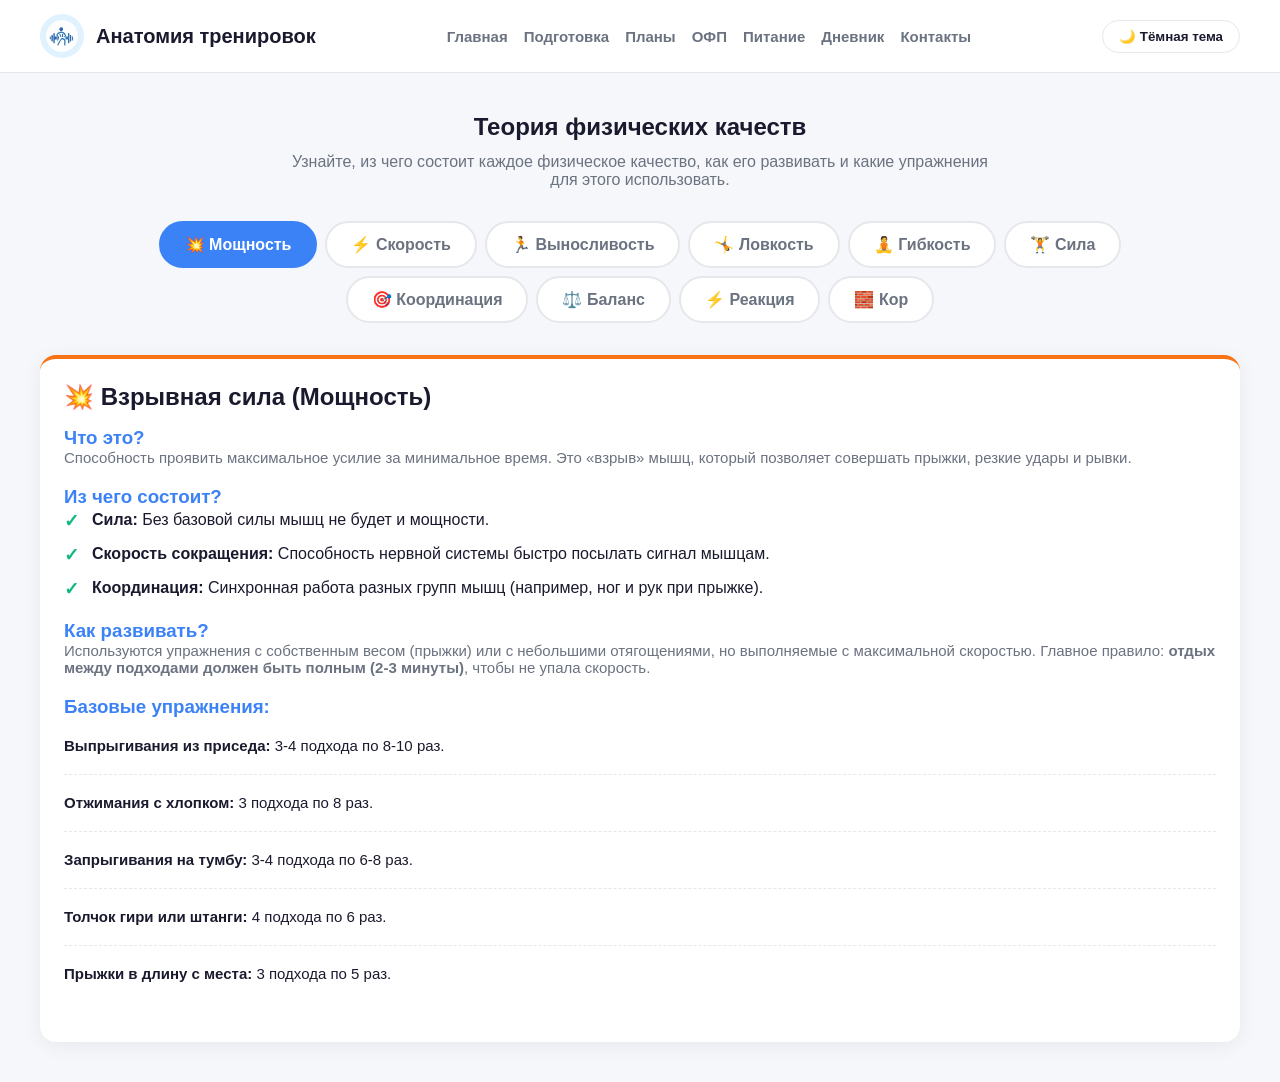
<file: training.html>
<!DOCTYPE html>
<html lang="ru">
<head>
  <meta charset="UTF-8">
  <meta name="viewport" content="width=device-width, initial-scale=1.0">
  <title>Развитие физических качеств (ОФП)</title>
  <link rel="icon" type="image/png" href="images/logo.png">
  <link rel="stylesheet" href="style.css">
</head>
<body>
  <header class="site-header">
    <div class="header-inner">
      <a href="index.html" class="logo">
        <img src="images/logo.png" alt="Логотип" class="logo-img">
        <span>Анатомия тренировок</span>
      </a>
      <nav class="main-nav">
        <a href="index.html">Главная</a>
        <a href="exercises.html">Подготовка</a>
        <a href="plans.html">Планы</a>
        <a href="training.html">ОФП</a>
        <a href="nutrition.html">Питание</a>
        <a href="diary.html">Дневник</a>
        <a href="contacts.html">Контакты</a>
      </nav>
      <button id="theme-toggle" class="theme-btn">🌙 Тёмная тема</button>
    </div>
  </header>

  <section class="section">
    <div class="section-inner">
      <h1 style="text-align: center; margin-bottom: 12px;">Теория физических качеств</h1>
      <p style="text-align: center; color: var(--text-muted); margin-bottom: 32px; max-width: 700px; margin-left: auto; margin-right: auto;">
        Узнайте, из чего состоит каждое физическое качество, как его развивать и какие упражнения для этого использовать.
      </p>

      <!-- 10 ВКЛАДОК -->
      <div class="exercise-tabs">
        <button class="ex-tab-btn active" data-target="t-power">💥 Мощность</button>
        <button class="ex-tab-btn" data-target="t-speed">⚡ Скорость</button>
        <button class="ex-tab-btn" data-target="t-endur">🏃 Выносливость</button>
        <button class="ex-tab-btn" data-target="t-agility">🤸 Ловкость</button>
        <button class="ex-tab-btn" data-target="t-flex">🧘 Гибкость</button>
        <button class="ex-tab-btn" data-target="t-strength">🏋️ Сила</button>
        <button class="ex-tab-btn" data-target="t-coord">🎯 Координация</button>
        <button class="ex-tab-btn" data-target="t-balance">⚖️ Баланс</button>
        <button class="ex-tab-btn" data-target="t-reaction">⚡ Реакция</button>
        <button class="ex-tab-btn" data-target="t-core">🧱 Кор</button>
      </div>

      <!-- 1. МОЩНОСТЬ -->
      <div id="t-power" class="ex-tab-content active">
        <div class="plans-grid">
          <div class="plan-card" style="border-top-color: #f97316;">
            <h2>💥 Взрывная сила (Мощность)</h2>
            
            <h3 style="color: var(--accent); margin-top: 16px;">Что это?</h3>
            <p>Способность проявить максимальное усилие за минимальное время. Это «взрыв» мышц, который позволяет совершать прыжки, резкие удары и рывки.</p>
            
            <h3 style="color: var(--accent); margin-top: 20px;">Из чего состоит?</h3>
            <ul class="styled-list">
              <li><b>Сила:</b> Без базовой силы мышц не будет и мощности.</li>
              <li><b>Скорость сокращения:</b> Способность нервной системы быстро посылать сигнал мышцам.</li>
              <li><b>Координация:</b> Синхронная работа разных групп мышц (например, ног и рук при прыжке).</li>
            </ul>

            <h3 style="color: var(--accent); margin-top: 20px;">Как развивать?</h3>
            <p>Используются упражнения с собственным весом (прыжки) или с небольшими отягощениями, но выполняемые с максимальной скоростью. Главное правило: <b>отдых между подходами должен быть полным (2-3 минуты)</b>, чтобы не упала скорость.</p>

            <h3 style="color: var(--accent); margin-top: 20px;">Базовые упражнения:</h3>
            <ul class="plan-list">
              <li><b>Выпрыгивания из приседа:</b> 3-4 подхода по 8-10 раз.</li>
              <li><b>Отжимания с хлопком:</b> 3 подхода по 8 раз.</li>
              <li><b>Запрыгивания на тумбу:</b> 3-4 подхода по 6-8 раз.</li>
              <li><b>Толчок гири или штанги:</b> 4 подхода по 6 раз.</li>
              <li><b>Прыжки в длину с места:</b> 3 подхода по 5 раз.</li>
            </ul>
          </div>
        </div>
      </div>

      <!-- 2. СКОРОСТЬ -->
      <div id="t-speed" class="ex-tab-content">
        <div class="plans-grid">
          <div class="plan-card" style="border-top-color: #ef4444;">
            <h2>⚡ Скорость</h2>
            
            <h3 style="color: var(--accent); margin-top: 16px;">Что это?</h3>
            <p>Способность выполнять движения за минимальное время. Бывает скорость реакции (старт) и скорость перемещения (бег).</p>
            
            <h3 style="color: var(--accent); margin-top: 20px;">Из чего состоит?</h3>
            <ul class="styled-list">
              <li><b>Частота шагов:</b> Как быстро вы переставляете ноги.</li>
              <li><b>Длина шага:</b> Насколько мощно вы отталкиваетесь.</li>
              <li><b>Экономичность техники:</b> Умение бежать без лишних движений.</li>
            </ul>

            <h3 style="color: var(--accent); margin-top: 20px;">Как развивать?</h3>
            <p>Скорость — самое «капризное» качество, требующее свежести нервной системы. Лучше всего тренировать её в начале занятия после разминки. Используются короткие отрезки (10-60 метров) с максимальной интенсивностью.</p>

            <h3 style="color: var(--accent); margin-top: 20px;">Базовые упражнения:</h3>
            <ul class="plan-list">
              <li><b>Спринт на 30-60 метров:</b> 4-6 повторов с отдыхом до полного восстановления.</li>
              <li><b>Семенящий бег:</b> 3 подхода по 20 секунд на максимальной частоте.</li>
              <li><b>Бег с высоким подниманием бедра:</b> 3 подхода по 20 секунд.</li>
              <li><b>Челночный бег с разворотом:</b> 3 подхода.</li>
            </ul>
          </div>
        </div>
      </div>

      <!-- 3. ВЫНОСЛИВОСТЬ -->
      <div id="t-endur" class="ex-tab-content">
        <div class="plans-grid">
          <div class="plan-card" style="border-top-color: #3b82f6;">
            <h2>🏃 Выносливость</h2>
            
            <h3 style="color: var(--accent); margin-top: 16px;">Что это?</h3>
            <p>Способность организма долго выполнять физическую работу без потери эффективности (противостоять утомлению).</p>
            
            <h3 style="color: var(--accent); margin-top: 20px;">Из чего состоит?</h3>
            <ul class="styled-list">
              <li><b>Аэробная система:</b> Работа с кислородом (долгий бег).</li>
              <li><b>Анаэробная система:</b> Работа без кислорода (интервалы).</li>
              <li><b>Силовая выносливость:</b> Способность долго делать силовые упражнения (например, много отжиманий).</li>
            </ul>

            <h3 style="color: var(--accent); margin-top: 20px;">Как развивать?</h3>
            <p>Для базовой выносливости используют долгий бег в умеренном темпе (пульс 130-150). Для скоростной — интервальный бег (чередование быстрого и медленного темпа).</p>

            <h3 style="color: var(--accent); margin-top: 20px;">Базовые упражнения:</h3>
            <ul class="plan-list">
              <li><b>Кросс (бег) 15-20 минут:</b> В спокойном темпе.</li>
              <li><b>Интервальный бег:</b> 1 минута быстро / 1 минута медленно (15 минут).</li>
              <li><b>Прыжки на скакалке:</b> 3-5 подходов по 1-2 минуты.</li>
              <li><b>Берпи:</b> 3-4 подхода по 15 раз.</li>
            </ul>
          </div>
        </div>
      </div>

      <!-- 4. ЛОВКОСТЬ -->
      <div id="t-agility" class="ex-tab-content">
        <div class="plans-grid">
          <div class="plan-card" style="border-top-color: #f59e0b;">
            <h2>🤸 Ловкость</h2>
            
            <h3 style="color: var(--accent); margin-top: 16px;">Что это?</h3>
            <p>Способность быстро перестраивать двигательную деятельность в соответствии с внезапно меняющейся обстановкой.</p>
            
            <h3 style="color: var(--accent); margin-top: 20px;">Из чего состоит?</h3>
            <ul class="styled-list">
              <li><b>Быстрота реакции:</b> Умение мгновенно среагировать.</li>
              <li><b>Точность движений:</b> Контроль над телом в пространстве.</li>
              <li><b>Способность к перестроению:</b> Резкая смена направления.</li>
            </ul>

            <h3 style="color: var(--accent); margin-top: 20px;">Как развивать?</h3>
            <p>Лучше всего работает через подвижные игры (баскетбол, футбол) и специальные беговые упражнения с изменением траектории.</p>

            <h3 style="color: var(--accent); margin-top: 20px;">Базовые упражнения:</h3>
            <ul class="plan-list">
              <li><b>Челночный бег 10х10 метров:</b> 5-6 повторов.</li>
              <li><b>Слаломный бег (змейка):</b> 3 повтора.</li>
              <li><b>Кувырки вперед/назад:</b> 3-4 раза подряд.</li>
              <li><b>Прыжки с разворотом на 180°:</b> 3 подхода по 10 раз.</li>
            </ul>
          </div>
        </div>
      </div>

      <!-- 5. ГИБКОСТЬ -->
      <div id="t-flex" class="ex-tab-content">
        <div class="plans-grid">
          <div class="plan-card" style="border-top-color: #10b981;">
            <h2>🧘 Гибкость</h2>
            
            <h3 style="color: var(--accent); margin-top: 16px;">Что это?</h3>
            <p>Способность выполнять движения с большой амплитудой. Это здоровье суставов и эластичность мышц.</p>
            
            <h3 style="color: var(--accent); margin-top: 20px;">Из чего состоит?</h3>
            <ul class="styled-list">
              <li><b>Подвижность суставов:</b> Анатомическая способность.</li>
              <li><b>Эластичность мышц и связок:</b> Способность растягиваться.</li>
            </ul>

            <h3 style="color: var(--accent); margin-top: 20px;">Как развивать?</h3>
            <p>Разделяют динамическую (махи) и статическую (удержание позы 30-60 секунд) гибкость. Статическую лучше делать после тренировки.</p>

            <h3 style="color: var(--accent); margin-top: 20px;">Базовые упражнения:</h3>
            <ul class="plan-list">
              <li><b>Наклоны вперед:</b> Статика, 30-60 секунд.</li>
              <li><b>Поза голубя:</b> Растяжка таза, 30-45 секунд на ногу.</li>
              <li><b>Бабочка:</b> Раскрытие тазобедренных суставов, 30-45 секунд.</li>
              <li><b>Кошка-корова:</b> Динамическая растяжка позвоночника, 10 циклов.</li>
            </ul>
          </div>
        </div>
      </div>

      <!-- 6. СИЛА -->
      <div id="t-strength" class="ex-tab-content">
        <div class="plans-grid">
          <div class="plan-card" style="border-top-color: #8b5cf6;">
            <h2>🏋️ Максимальная сила</h2>
            
            <h3 style="color: var(--accent); margin-top: 16px;">Что это?</h3>
            <p>Способность мышц преодолевать максимальное внешнее сопротивление (поднять самый тяжелый вес).</p>
            
            <h3 style="color: var(--accent); margin-top: 20px;">Из чего состоит?</h3>
            <ul class="styled-list">
              <li><b>Объем мышц (гипертрофия):</b> Чем толще мышца, тем больше в ней волокон.</li>
              <li><b>Нервно-мышечная связь:</b> Мозг должен уметь «включить» все волокна сразу.</li>
            </ul>

            <h3 style="color: var(--accent); margin-top: 20px;">Как развивать?</h3>
            <p>Используются базовые упражнения со штангой или тяжелыми гантелями. Рабочий вес должен быть таким, чтобы ты мог сделать 4-6 повторений с трудом.</p>

            <h3 style="color: var(--accent); margin-top: 20px;">Базовые упражнения:</h3>
            <ul class="plan-list">
              <li><b>Приседания со штангой:</b> 4 подхода по 6 раз.</li>
              <li><b>Становая тяга:</b> 3-4 подхода по 5 раз.</li>
              <li><b>Жим штанги лежа:</b> 4 подхода по 6 раз.</li>
              <li><b>Подтягивания с весом:</b> 3-4 подхода по 5-6 раз.</li>
            </ul>
          </div>
        </div>
      </div>

      <!-- 7. КООРДИНАЦИЯ -->
      <div id="t-coord" class="ex-tab-content">
        <div class="plans-grid">
          <div class="plan-card" style="border-top-color: #ec4899;">
            <h2>🎯 Координация</h2>
            
            <h3 style="color: var(--accent); margin-top: 16px;">Что это?</h3>
            <p>Способность согласовывать движения различных частей тела во времени и пространстве.</p>
            
            <h3 style="color: var(--accent); margin-top: 20px;">Из чего состоит?</h3>
            <ul class="styled-list">
              <li><b>Пространственная ориентация:</b> Понимание, где находятся части тела.</li>
              <li><b>Чувство ритма:</b> Умение двигаться с определенной частотой.</li>
              <li><b>Согласованность:</b> Работа рук и ног одновременно.</li>
            </ul>

            <h3 style="color: var(--accent); margin-top: 20px;">Как развивать?</h3>
            <p>Лучше всего подходят сложнокоординационные движения: жонглирование, упражнения с балансом, перекрестные шаги.</p>

            <h3 style="color: var(--accent); margin-top: 20px;">Базовые упражнения:</h3>
            <ul class="plan-list">
              <li><b>Жонглирование теннисными мячами:</b> 3-5 минут.</li>
              <li><b>Супермен (подъем рук и ног):</b> 3 подхода по 12 раз.</li>
              <li><b>Перекрестные шаги:</b> 3 подхода по 20 шагов.</li>
              <li><b>Ходьба по линии с закрытыми глазами:</b> 3 повтора.</li>
            </ul>
          </div>
        </div>
      </div>

      <!-- 8. БАЛАНС -->
      <div id="t-balance" class="ex-tab-content">
        <div class="plans-grid">
          <div class="plan-card" style="border-top-color: #06b6d4;">
            <h2>⚖️ Баланс</h2>
            
            <h3 style="color: var(--accent); margin-top: 16px;">Что это?</h3>
            <p>Способность сохранять устойчивое положение тела в статике (стоя) и динамике (в движении).</p>
            
            <h3 style="color: var(--accent); margin-top: 20px;">Из чего состоит?</h3>
            <ul class="styled-list">
              <li><b>Вестибулярный аппарат:</b> Работа внутреннего уха.</li>
              <li><b>Сила кора:</b> Мышцы живота и спины удерживают корпус.</li>
              <li><b>Проприоцепция:</b> Ощущение своего тела в пространстве.</li>
            </ul>

            <h3 style="color: var(--accent); margin-top: 20px;">Как развивать?</h3>
            <p>Тренируется при выполнении упражнений на одной ноге, на нестабильных поверхностях (подушка, полусфера) или с закрытыми глазами.</p>

            <h3 style="color: var(--accent); margin-top: 20px;">Базовые упражнения:</h3>
            <ul class="plan-list">
              <li><b>Стойка на одной ноге с закрытыми глазами:</b> 3 подхода по 30 секунд.</li>
              <li><b>Боковая планка:</b> 3 подхода по 45 секунд.</li>
              <li><b>Выпад с удержанием:</b> 3 подхода по 30 секунд на ногу.</li>
              <li><b>Стойка на балансирующей подушке:</b> 3 подхода по 45 секунд.</li>
            </ul>
          </div>
        </div>
      </div>

      <!-- 9. РЕАКЦИЯ -->
      <div id="t-reaction" class="ex-tab-content">
        <div class="plans-grid">
          <div class="plan-card" style="border-top-color: #d946ef;">
            <h2>⚡ Реакция</h2>
            
            <h3 style="color: var(--accent); margin-top: 16px;">Что это?</h3>
            <p>Способность организма быстро отвечать на внешний раздражитель (звук, свет, движение).</p>
            
            <h3 style="color: var(--accent); margin-top: 20px;">Из чего состоит?</h3>
            <ul class="styled-list">
              <li><b>Скорость восприятия:</b> Как быстро глаз или ухо передает сигнал в мозг.</li>
              <li><b>Скорость обработки:</b> Как быстро мозг принимает решение.</li>
              <li><b>Моторная реакция:</b> Скорость сокращения мышц.</li>
            </ul>

            <h3 style="color: var(--accent); margin-top: 20px;">Как развивать?</h3>
            <p>Тренируется при внезапных сигналах (хлопок, свисток) и в играх с быстрым мячом.</p>

            <h3 style="color: var(--accent); margin-top: 20px;">Базовые упражнения:</h3>
            <ul class="plan-list">
              <li><b>Старт по хлопку из положения лежа:</b> 5-6 повторов.</li>
              <li><b>Ловля падающего мяча из рук партнера:</b> 10 попыток.</li>
              <li><b>Уклонения от мяча:</b> 10-15 уклонов.</li>
              <li><b>Реакция на световые сенсоры (BlazePod):</b> 1-2 минуты в быстром темпе.</li>
            </ul>
          </div>
        </div>
      </div>

      <!-- 10. КОР -->
      <div id="t-core" class="ex-tab-content">
        <div class="plans-grid">
          <div class="plan-card" style="border-top-color: #64748b;">
            <h2>🧱 Кор (стабильность)</h2>
            
            <h3 style="color: var(--accent); margin-top: 16px;">Что это?</h3>
            <p>Это не только «кубики» на животе. Кор — это все мышцы, которые стабилизируют позвоночник и таз (пресс, поясница, косые мышцы).</p>
            
            <h3 style="color: var(--accent); margin-top: 20px;">Из чего состоит?</h3>
            <ul class="styled-list">
              <li><b>Прямая мышца живота:</b> Сгибание корпуса.</li>
              <li><b>Косые мышцы:</b> Скручивания и наклоны в стороны.</li>
              <li><b>Мышцы-разгибатели спины:</b> Удержание осанки.</li>
            </ul>

            <h3 style="color: var(--accent); margin-top: 20px;">Как развивать?</h3>
            <p>Стабильность кора развивается статическими упражнениями (планки) и упражнениями на анти-ротацию (удержание веса сбоку).</p>

            <h3 style="color: var(--accent); margin-top: 20px;">Базовые упражнения:</h3>
            <ul class="plan-list">
              <li><b>Планка:</b> 3-4 подхода по 60 секунд.</li>
              <li><b>Мертвый жук:</b> 3 подхода по 10 раз на сторону.</li>
              <li><b>Подъем ног в висе:</b> 3 подхода по 12 раз.</li>
              <li><b>Боковая планка с подъемом ноги:</b> 3 подхода по 30 секунд.</li>
            </ul>
          </div>
        </div>
      </div>

    </div>
  </section>
  
  <script src="theme.js"></script>
  <script>
    document.querySelectorAll('.ex-tab-btn').forEach(btn => {
      btn.addEventListener('click', () => {
        document.querySelectorAll('.ex-tab-btn').forEach(b => b.classList.remove('active'));
        btn.classList.add('active');
        document.querySelectorAll('.ex-tab-content').forEach(c => c.classList.remove('active'));
        document.getElementById(btn.dataset.target).classList.add('active');
      });
    });
  </script>
</body>
</html>
</file>
<file: style.css>
/* ===== ПЕРЕМЕННЫЕ (Светлая тема) ===== */
:root {
  --bg-color: #f5f7fa; 
  --panel-bg: #ffffff; 
  --text-color: #1a1a2e; 
  --text-muted: #6b7280;
  --border-color: #e5e7eb; 
  --accent: #3b82f6; 
  --header-bg: #ffffff;
  --logo-bg: #e0f2fe; /* Приятный голубой фон */
}

/* ===== ПЕРЕМЕННЫЕ (Темная тема) ===== */
body.dark-theme {
  --bg-color: #121212; 
  --panel-bg: #1e1e1e; 
  --text-color: #e0e0e0; 
  --text-muted: #9ca3af;
  --border-color: #333333; 
  --header-bg: #1e1e1e;
  --logo-bg: #1e3a8a; 
}

/* ===== БАЗОВЫЕ СБРОСЫ ===== */
* { 
  margin: 0; 
  padding: 0; 
  box-sizing: border-box; 
  transition: background-color 0.3s, color 0.3s; 
}

body { 
  font-family: 'Segoe UI', Tahoma, sans-serif; 
  background-color: var(--bg-color); 
  color: var(--text-color); 
  min-height: 100vh; 
  user-select: none; 
  -webkit-user-select: none;
}

.info-panel p, .plan-card p, .plan-list, .nutrition-card p, .styled-list, 
.fact-box, .contact-info-block, .contact-value, .tech-list, .project-info-card, 
.exercise-card-item, .accordion-text, input, textarea {
  user-select: text;
  -webkit-user-select: text;
}

a { text-decoration: none; color: var(--accent); }

/* ===== ШАПКА И НАВИГАЦИЯ ===== */
.site-header { 
  background-color: var(--header-bg); 
  border-bottom: 1px solid var(--border-color); 
  padding: 14px 24px; 
  position: sticky; 
  top: 0; 
  z-index: 100; 
}

.header-inner { 
  display: flex; 
  justify-content: space-between; 
  align-items: center; 
  max-width: 1200px; 
  margin: 0 auto; 
  position: relative;
}

/* Логотип */
.logo { 
  display: flex; 
  align-items: center; 
  gap: 12px; 
  text-decoration: none; 
  font-size: 20px; 
  font-weight: 700; 
  color: var(--text-color); 
  transition: opacity 0.2s; 
}
.logo:hover { opacity: 0.8; }

/* МАГИЯ ДЛЯ ЛОГОТИПА */
.logo-img { 
  width: 44px; 
  height: 44px; 
  object-fit: contain; 
  border-radius: 50%; 
  background-color: var(--logo-bg); /* Голубой фон */
  padding: 6px; 
  mix-blend-mode: multiply; /* Убирает белый фон картинки, оставляя голубой */
}
body.dark-theme .logo-img {
  mix-blend-mode: screen; /* Для темной темы используем другой режим наложения */
}

.main-nav { display: flex; gap: 16px; align-items: center; }
.main-nav a { color: var(--text-muted); font-weight: 600; font-size: 15px; transition: 0.2s; }
.main-nav a:hover { color: var(--accent); }

.theme-btn { 
  background: none; 
  border: 1px solid var(--border-color); 
  color: var(--text-color); 
  padding: 8px 16px; 
  border-radius: 20px; 
  cursor: pointer; 
  font-weight: 600; 
}
.theme-btn:hover { background: var(--border-color); }

/* Бургер-кнопка */
.burger {
  display: none; 
  flex-direction: column;
  gap: 5px;
  background: none;
  border: none;
  cursor: pointer;
  padding: 5px;
  z-index: 1001;
}

.burger span {
  display: block;
  width: 25px;
  height: 3px;
  background: var(--text-color);
  border-radius: 2px;
  transition: 0.3s;
}

/* ===== ОБЛОЖКА ===== */
.hero-cover {
  min-height: 85vh;
  display: flex;
  align-items: center;
  justify-content: center;
  text-align: center;
  background: linear-gradient(135deg, var(--bg-color) 0%, var(--panel-bg) 100%);
  padding: 40px 20px;
  position: relative;
  overflow: hidden;
}

.hero-cover-content { position: relative; z-index: 1; max-width: 800px; }
.hero-title { font-size: 52px; font-weight: 800; color: var(--text-color); margin-bottom: 16px; line-height: 1.1; letter-spacing: -1px; }
.hero-quote { font-size: 24px; color: var(--accent); font-style: italic; margin-bottom: 40px; font-weight: 600; max-width: 600px; margin-left: auto; margin-right: auto; }

.hero-btn {
  display: inline-block; padding: 16px 40px; background: var(--accent); color: #fff;
  font-size: 18px; font-weight: 600; text-decoration: none; border-radius: 30px;
  transition: all 0.3s ease; box-shadow: 0 4px 15px rgba(59, 130, 246, 0.4);
}
.hero-btn:hover { transform: translateY(-3px); box-shadow: 0 8px 25px rgba(59, 130, 246, 0.5); background: #2563eb; }

@keyframes float { 0% { transform: translateY(0px); } 50% { transform: translateY(-10px); } 100% { transform: translateY(0px); } }

/* ===== СЕКЦИИ ===== */
.section { padding: 40px 24px; }
.hero { text-align: center; margin-bottom: 24px; }
.hero h1 { font-size: 28px; }

/* ===== ГЛАВНАЯ ===== */
.layout { display: flex; gap: 24px; max-width: 1200px; margin: 0 auto; align-items: flex-start; }
.model-section { flex: 0 0 340px; background: var(--panel-bg); padding: 20px; border-radius: 16px; box-shadow: 0 4px 20px rgba(0,0,0,0.06); }
.view-toggle { display: flex; gap: 8px; margin-bottom: 16px; }

.toggle-btn { 
  flex: 1; padding: 10px; border: 2px solid var(--border-color); background: var(--panel-bg); 
  color: var(--text-color); border-radius: 10px; cursor: pointer; font-weight: 600; 
}
.toggle-btn.active { background: var(--accent); border-color: var(--accent); color: #fff; }

.body-svg { width: 100%; max-width: 280px; height: auto; display: block; margin: 0 auto; }
.body-svg.hidden { display: none; }
.body-base { fill: #f1f5f9; stroke: #cbd5e1; stroke-width: 1.5; filter: drop-shadow(0px 2px 4px rgba(0,0,0,0.1)); }
body.dark-theme .body-base { fill: #2a2a2a; stroke: #444; }

.muscle { 
  fill: url(#muscleGradient); stroke: #2563eb; stroke-width: 1; cursor: pointer; 
  transition: all 0.2s ease; opacity: 0.9; filter: drop-shadow(0px 1px 2px rgba(0,0,0,0.2));
}
#back-view .muscle { fill: url(#muscleGradientBack); }
.muscle:hover { fill: var(--accent); stroke-width: 2; opacity: 1; transform: scale(1.02); filter: drop-shadow(0px 0px 6px rgba(59, 130, 246, 0.6)); }

.info-panel { flex: 1; background: var(--panel-bg); padding: 28px; border-radius: 16px; box-shadow: 0 4px 20px rgba(0,0,0,0.06); min-height: 500px; }
.placeholder { text-align: center; color: var(--text-muted); padding-top: 100px; }
.tabs { display: flex; gap: 6px; margin-top: 20px; border-bottom: 2px solid var(--border-color); }
.tab-btn { padding: 10px; border: none; background: none; cursor: pointer; border-bottom: 3px solid transparent; font-weight: 600; color: var(--text-muted); }
.tab-btn.active { color: var(--accent); border-bottom-color: var(--accent); }

/* ===== СКЕЛЕТОНЫ ===== */
.skeleton { background: linear-gradient(90deg, var(--border-color) 25%, var(--bg-color) 50%, var(--border-color) 75%); background-size: 200% 100%; animation: loading 1.5s infinite; border-radius: 8px; margin-bottom: 12px; }
.skeleton.title { height: 32px; width: 60%; }
.skeleton.text { height: 16px; width: 100%; }
.skeleton.image { height: 140px; width: 100%; }
@keyframes loading { 0% { background-position: 200% 0; } 100% { background-position: -200% 0; } }

/* ===== ВКЛАДКИ ===== */
.styled-list { list-style: none; padding: 0; margin-bottom: 20px; }
.styled-list li { position: relative; padding-left: 28px; margin-bottom: 10px; line-height: 1.5; color: var(--text-color); }
.styled-list li::before { content: '✓'; position: absolute; left: 0; top: 0; color: #10b981; font-weight: bold; font-size: 18px; }

.sport-tags-container { display: flex; flex-wrap: wrap; gap: 8px; margin-bottom: 24px; }
.sport-tag { background: rgba(59, 130, 246, 0.1); color: var(--accent); padding: 6px 12px; border-radius: 20px; font-size: 14px; font-weight: 600; border: 1px solid rgba(59, 130, 246, 0.2); }
body.dark-theme .sport-tag { background: rgba(59, 130, 246, 0.2); border-color: rgba(59, 130, 246, 0.4); }
.fact-box { background: var(--bg-color); border-left: 4px solid #f59e0b; padding: 16px; border-radius: 0 8px 8px 0; font-size: 14px; line-height: 1.6; color: var(--text-color); margin-top: 10px; }

/* ===== ВИДЕО ===== */
.photo-grid { display: grid; grid-template-columns: 1fr 1fr; gap: 12px; margin-top: 16px; }
.photo-card { background: var(--bg-color); border-radius: 10px; overflow: hidden; border: 1px solid var(--border-color); }
.photo-card iframe { width: 100%; height: 180px; border: none; background: #000; }
.photo-card .caption { padding: 8px; text-align: center; font-weight: 600; font-size: 14px; }
.fallback-link { display: block; text-align: center; font-size: 12px; margin-bottom: 10px; color: var(--text-muted); text-decoration: underline; }
.fallback-link:hover { color: var(--accent); }

/* ===== БЛОКИ ИМТ, ИИ и Т.Д. ===== */
.extra-blocks { max-width: 1200px; margin: 24px auto 0; display: grid; grid-template-columns: repeat(auto-fit, minmax(280px, 1fr)); gap: 24px; }
.extra-card { background: var(--panel-bg); padding: 24px; border-radius: 16px; box-shadow: 0 4px 20px rgba(0,0,0,0.06); }
.extra-card h2 { font-size: 20px; margin-bottom: 16px; text-align: center; }
.bmi-form, .ai-form { display: flex; gap: 12px; justify-content: center; flex-wrap: wrap; margin-bottom: 16px; }
.bmi-form input, .ai-form input, .timer-input { padding: 12px; border-radius: 8px; border: 1px solid var(--border-color); background: var(--bg-color); color: var(--text-color); font-size: 16px; flex: 1; min-width: 100px; }
.result-text { text-align: center; font-size: 18px; font-weight: 600; min-height: 30px; }
.result-text span { color: var(--accent); }

.bmi-scale-wrapper { position: relative; margin-top: 10px; padding-bottom: 20px; }
.bmi-scale-bar { display: flex; height: 12px; border-radius: 6px; overflow: hidden; width: 100%; }
.bmi-zone { height: 100%; }
.zone-under { width: 14%; background: #fbbf24; }
.zone-normal { width: 26%; background: #10b981; }
.zone-over { width: 20%; background: #f97316; }
.zone-obese { width: 40%; background: #ef4444; }
.bmi-marker { position: absolute; top: -4px; width: 20px; height: 20px; background: #fff; border: 3px solid var(--text-color); border-radius: 50%; transform: translateX(-50%); transition: left 0.5s ease-out; box-shadow: 0 2px 5px rgba(0,0,0,0.3); z-index: 2; }
.bmi-scale-labels { display: flex; justify-content: space-between; font-size: 11px; color: var(--text-muted); margin-top: 4px; font-weight: 600; }

.water-glass:active { transform: scale(0.9); }
.timer-select { padding: 12px; border-radius: 8px; border: 1px solid var(--border-color); background: var(--bg-color); color: var(--text-color); font-size: 16px; cursor: pointer; }

/* ===== КАТАЛОГ И ПЛАНЫ ===== */
.exercises-grid { display: grid; grid-template-columns: repeat(auto-fill, minmax(280px, 1fr)); gap: 20px; max-width: 1200px; margin: 0 auto; }
.exercise-card-item { background: var(--panel-bg); border-radius: 12px; overflow: hidden; box-shadow: 0 4px 15px rgba(0,0,0,0.05); border: 1px solid var(--border-color); }
.exercise-card-item iframe { width: 100%; height: 180px; border: none; }
.exercise-card-item .ex-content { padding: 16px; }
.exercise-card-item h3 { margin-bottom: 8px; font-size: 18px; }
.exercise-card-item p { color: var(--text-muted); font-size: 14px; }

.plans-grid { display: grid; grid-template-columns: repeat(auto-fit, minmax(300px, 1fr)); gap: 20px; max-width: 1200px; margin: 0 auto; }
.plan-card { background: var(--panel-bg); padding: 24px; border-radius: 16px; border-top: 4px solid var(--accent); box-shadow: 0 4px 20px rgba(0,0,0,0.06); }
.plan-card h2 { margin-bottom: 12px; }
.plan-card p { color: var(--text-muted); margin-bottom: 16px; font-size: 15px; }
.plan-list { list-style: none; padding: 0; margin-top: 16px; }
.plan-list li { margin-bottom: 16px; padding-bottom: 16px; border-bottom: 1px dashed var(--border-color); font-size: 15px; line-height: 1.6; }
.plan-list li:last-child { border-bottom: none; }

/* ===== ПИТАНИЕ ===== */
.nutrition-grid { display: grid; grid-template-columns: repeat(auto-fit, minmax(280px, 1fr)); gap: 20px; max-width: 1200px; margin: 0 auto; }
.nutrition-card { background: var(--panel-bg); border: 1px solid var(--border-color); border-radius: 16px; padding: 24px; box-shadow: 0 4px 12px rgba(0,0,0,0.03); }
.nutrition-card h3 { color: var(--accent); margin-bottom: 12px; font-size: 18px; }
.nutrition-card p { font-size: 15px; line-height: 1.6; color: var(--text-color); }

/* ===== КОНТАКТЫ ===== */
.content-page { max-width: 800px; margin: 0 auto; background: var(--panel-bg); padding: 40px; border-radius: 16px; box-shadow: 0 4px 20px rgba(0,0,0,0.06); }
.content-page h2 { margin-top: 24px; margin-bottom: 8px; color: var(--accent); font-size: 20px; }
.content-page p { line-height: 1.7; margin-bottom: 16px; }
.tech-list { padding-left: 20px; line-height: 1.8; }
.contact-info-block { background: var(--bg-color); border-radius: 12px; padding: 20px; border: 1px solid var(--border-color); margin: 0 auto; max-width: 500px; }
.contact-row { display: flex; align-items: center; gap: 12px; padding: 12px 0; border-bottom: 1px solid var(--border-color); }
.contact-row:last-child { border-bottom: none; }
.contact-label { font-weight: 600; color: var(--text-muted); min-width: 100px; }
.contact-value { font-size: 18px; font-weight: 500; color: var(--accent); text-decoration: none; transition: 0.2s; }
.contact-value:hover { text-decoration: underline; }

.authors-grid { display: grid; grid-template-columns: repeat(auto-fit, minmax(200px, 1fr)); gap: 20px; max-width: 800px; margin: 0 auto; }
.author-card { background: var(--panel-bg); border: 1px solid var(--border-color); border-radius: 16px; padding: 24px; text-align: center; box-shadow: 0 4px 12px rgba(0,0,0,0.03); transition: transform 0.2s; }
.author-card:hover { transform: translateY(-4px); border-color: var(--accent); }
.author-avatar { width: 64px; height: 64px; background: var(--accent); color: #fff; font-size: 24px; font-weight: 700; display: flex; align-items: center; justify-content: center; border-radius: 50%; margin: 0 auto 16px auto; }
.author-card h3 { margin-bottom: 4px; font-size: 18px; color: var(--text-color); }
.author-card p { color: var(--text-muted); font-size: 14px; }

.project-info-card { background: var(--bg-color); border-left: 4px solid var(--accent); padding: 20px; border-radius: 0 12px 12px 0; margin-bottom: 32px; line-height: 1.8; }
.project-info-card p { margin: 0; color: var(--text-color); }

/* ===== ВКЛАДКИ В УПРАЖНЕНИЯХ ===== */
.exercise-tabs { display: flex; justify-content: center; flex-wrap: wrap; gap: 8px; margin-bottom: 32px; max-width: 1000px; margin-left: auto; margin-right: auto; }
.ex-tab-btn { padding: 12px 24px; border: 2px solid var(--border-color); background: var(--panel-bg); color: var(--text-muted); font-size: 16px; font-weight: 600; border-radius: 30px; cursor: pointer; transition: all 0.2s; }
.ex-tab-btn:hover { border-color: #93c5fd; }
.ex-tab-btn.active { background: var(--accent); border-color: var(--accent); color: #fff; }
.ex-tab-content { display: none; }
.ex-tab-content.active { display: block; animation: fadeIn 0.3s ease; }
@keyframes fadeIn { from { opacity: 0; transform: translateY(5px); } to { opacity: 1; transform: translateY(0); } }

/* ===== АККОРДЕОН ===== */
.exercise-accordion { margin-bottom: 12px; border: 1px solid var(--border-color); border-radius: 10px; overflow: hidden; background: var(--panel-bg); }
.accordion-header { padding: 16px; cursor: pointer; display: flex; justify-content: space-between; align-items: center; font-weight: 600; color: var(--text-color); background: var(--bg-color); transition: 0.2s; user-select: none; }
.accordion-header:hover { background: var(--border-color); }
.accordion-header::after { content: '▼'; font-size: 12px; transition: transform 0.3s; }
.exercise-accordion.active .accordion-header::after { transform: rotate(180deg); }
.accordion-content { max-height: 0; overflow: hidden; transition: max-height 0.4s ease-out; background: var(--panel-bg); }
.accordion-content iframe { width: 100%; height: 220px; border: none; display: block; background: #000; }
.accordion-text { padding: 16px; font-size: 14px; color: var(--text-muted); }

/* ===== АДАПТИВ ===== */
@media (max-width: 900px) { 
  .extra-blocks { grid-template-columns: 1fr; } 
  .hero-title { font-size: 36px; }
  .hero-quote { font-size: 18px; }
  .hero-cover { min-height: 70vh; }
}

@media (max-width: 768px) { 
  .layout { flex-direction: column; } 
  .model-section { width: 100%; flex: none; } 
  .photo-grid { grid-template-columns: 1fr; } 
  .contact-row { flex-direction: column; align-items: flex-start; gap: 4px; }
  .content-page { padding: 24px; }
  .burger { display: flex; }
  .burger.active span:nth-child(1) { transform: translateY(8px) rotate(45deg); }
  .burger.active span:nth-child(2) { opacity: 0; }
  .burger.active span:nth-child(3) { transform: translateY(-8px) rotate(-45deg); }
  
  .main-nav {
    display: none; 
    position: absolute;
    top: 100%;
    left: 0;
    right: 0;
    background: var(--panel-bg);
    flex-direction: column;
    padding: 16px;
    gap: 12px;
    border-bottom: 1px solid var(--border-color);
    box-shadow: 0 4px 10px rgba(0,0,0,0.1);
    z-index: 1000;
  }
  
  .main-nav.open { display: flex; }
  .placeholder { display: none; }
}
</file>
